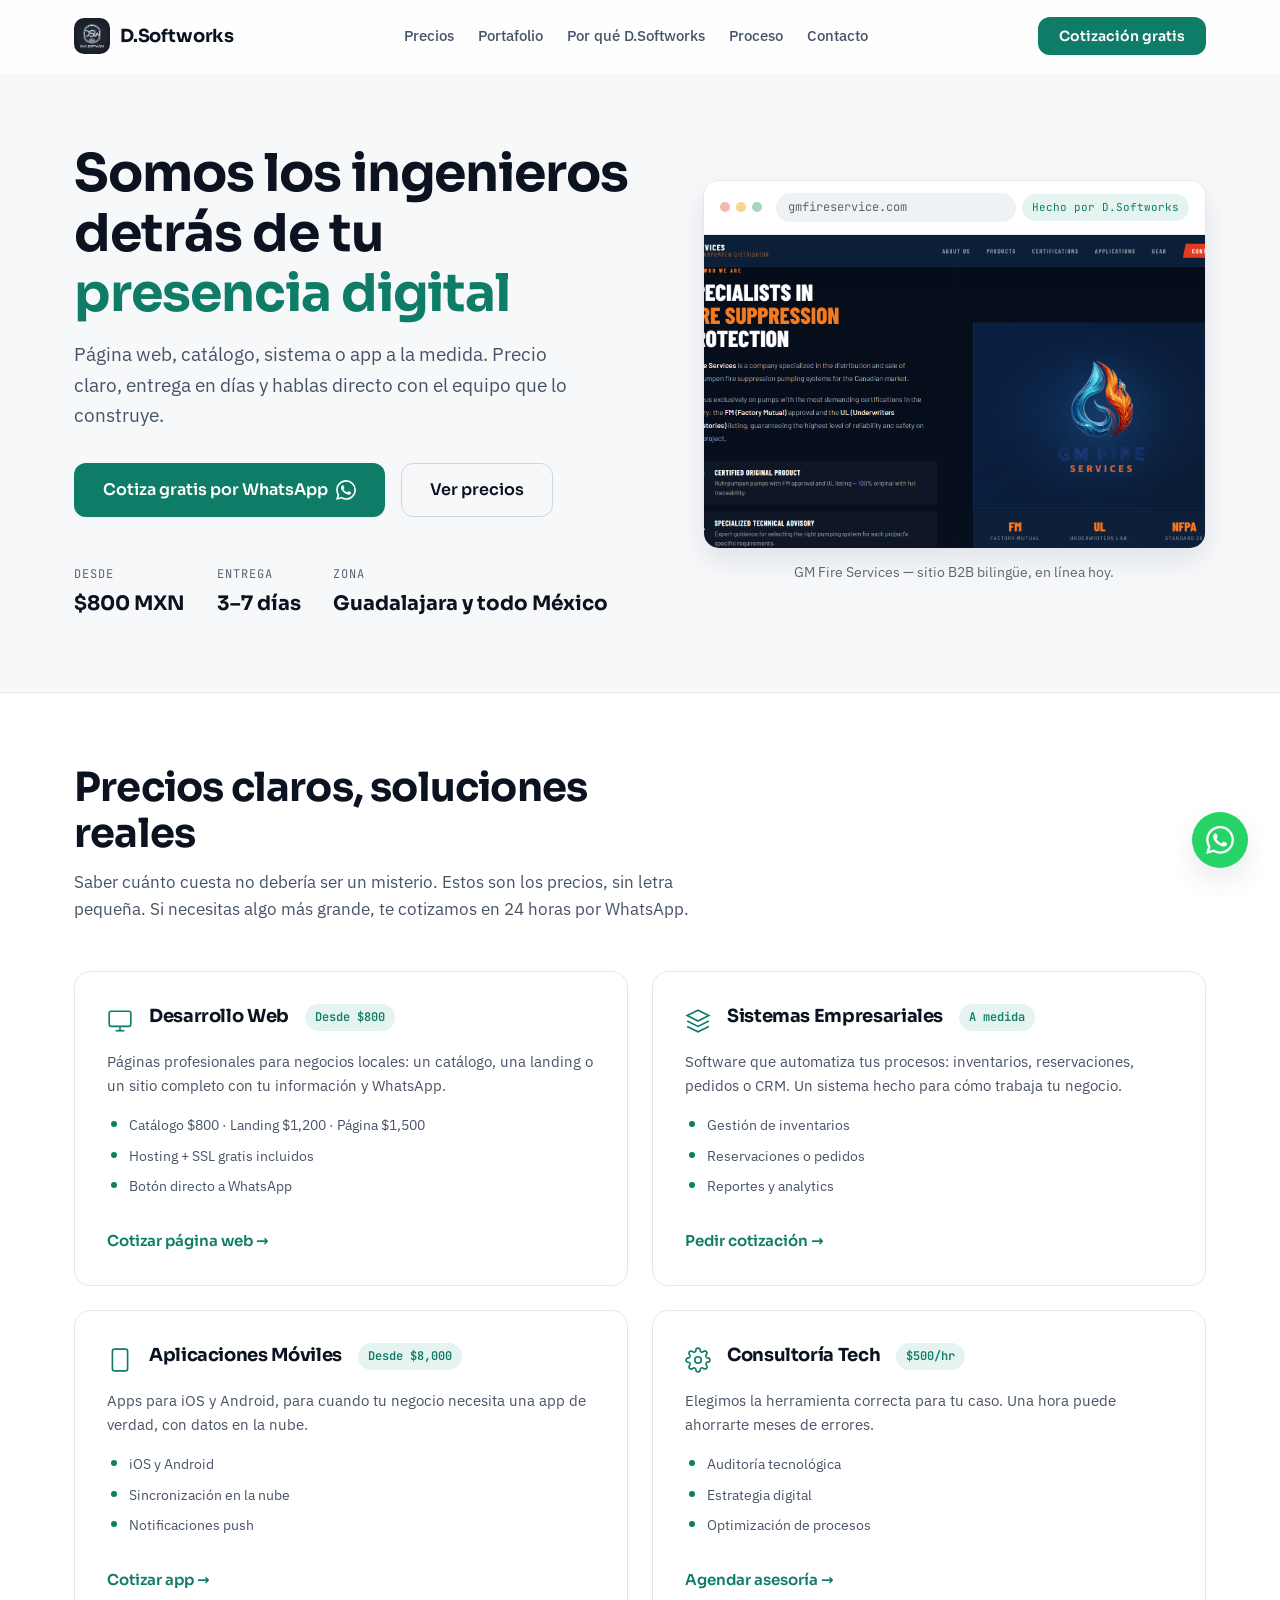
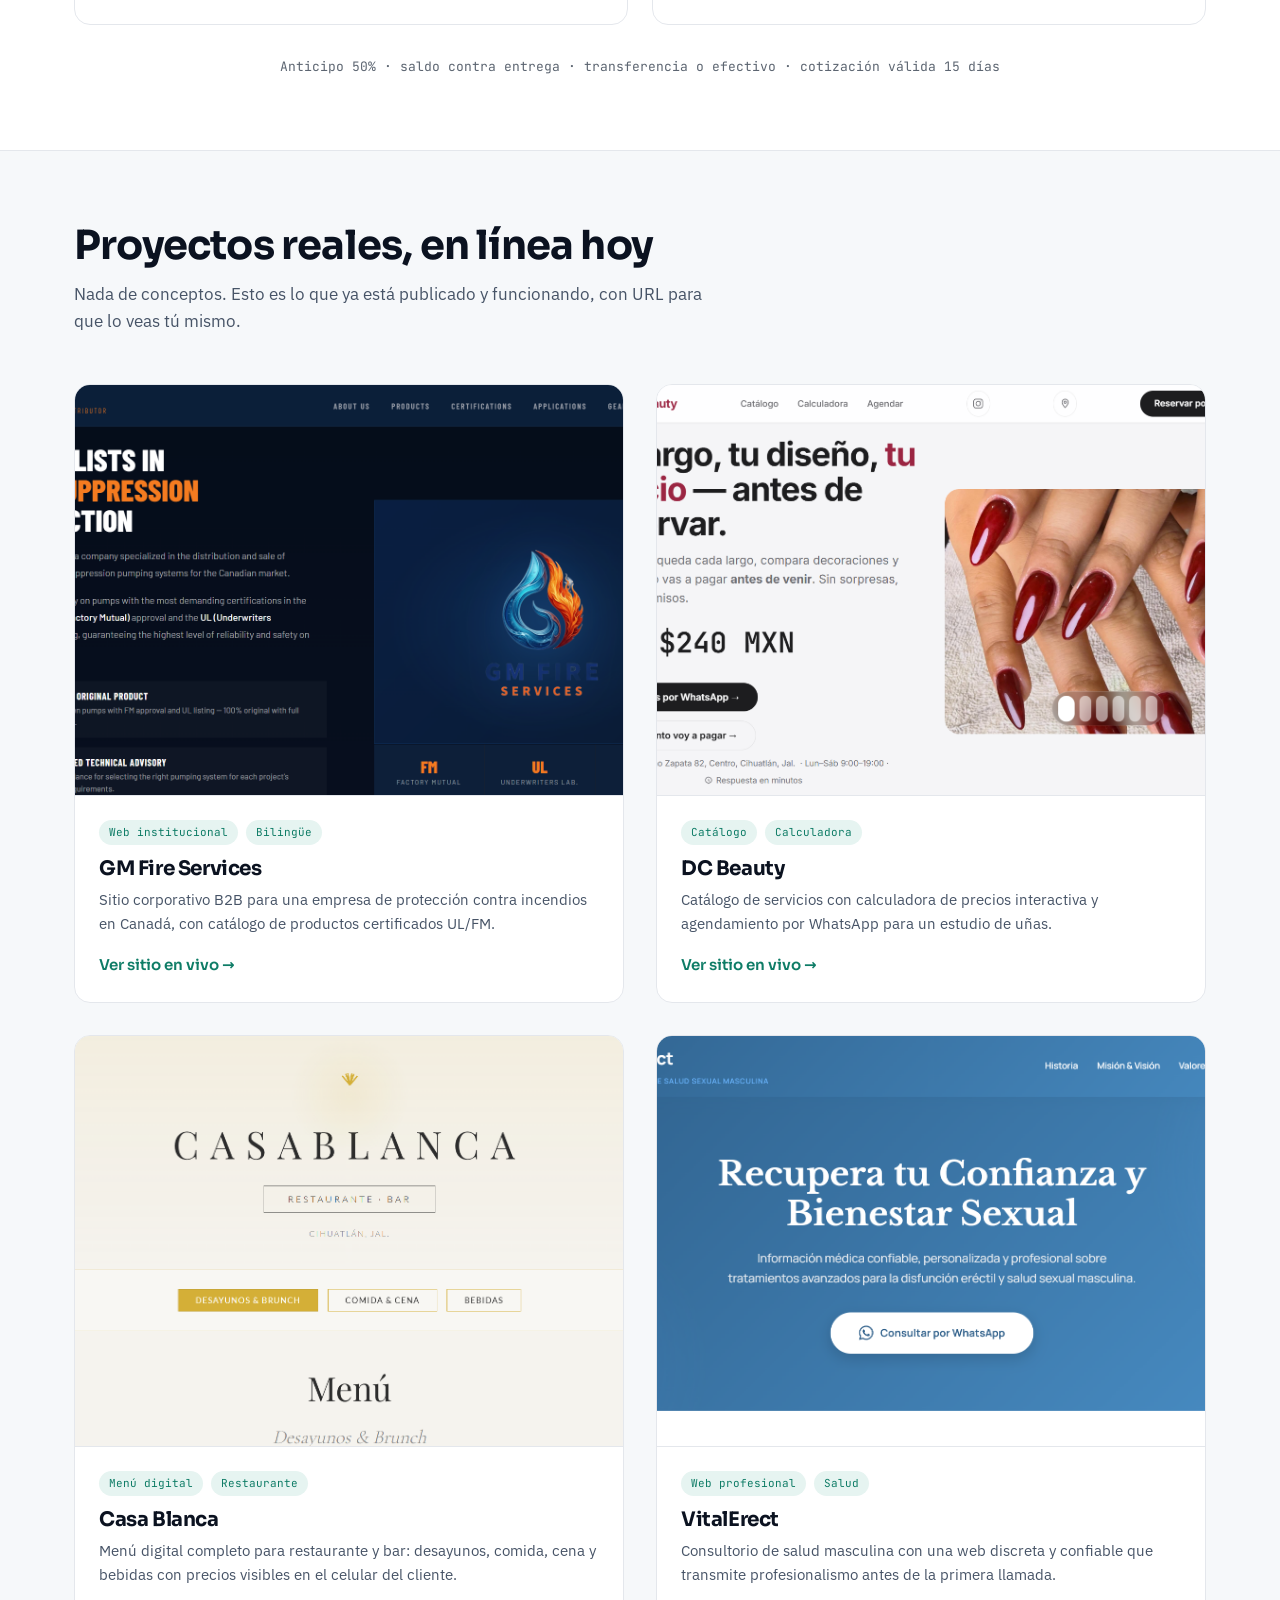
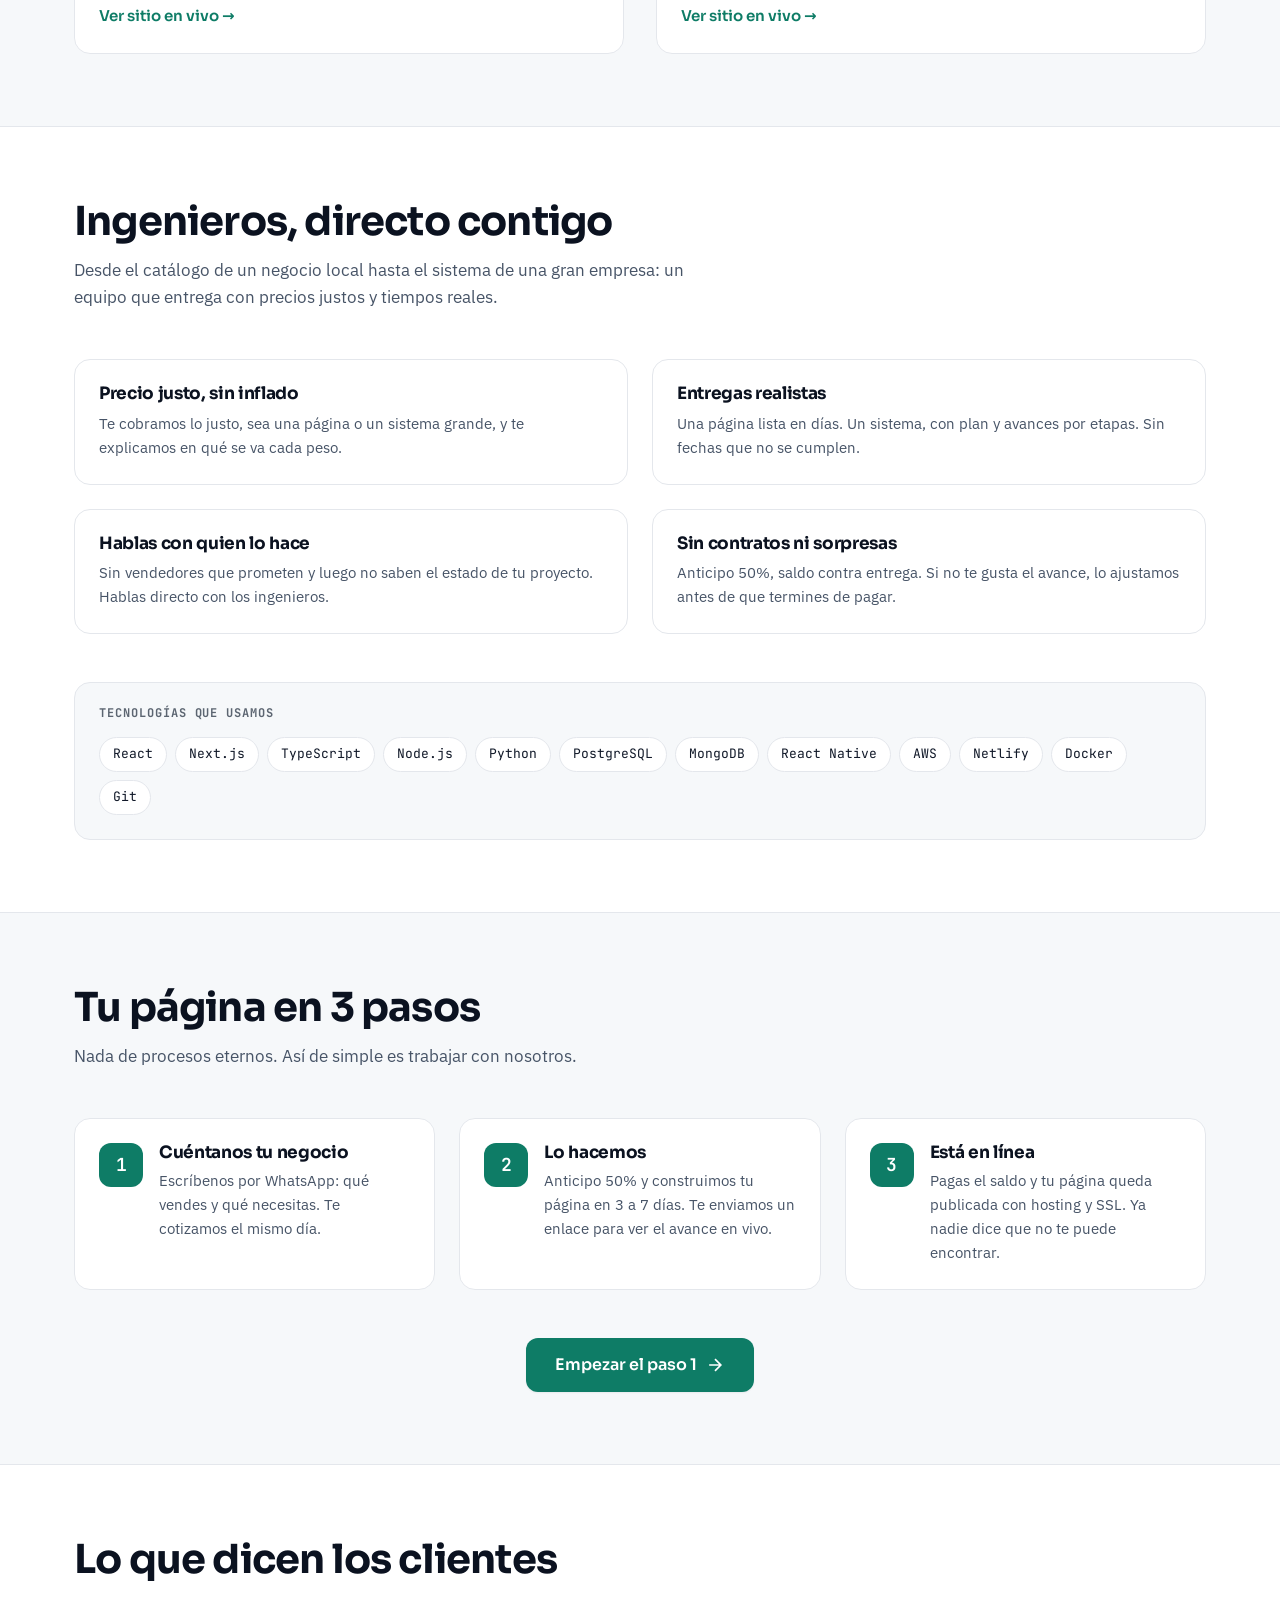
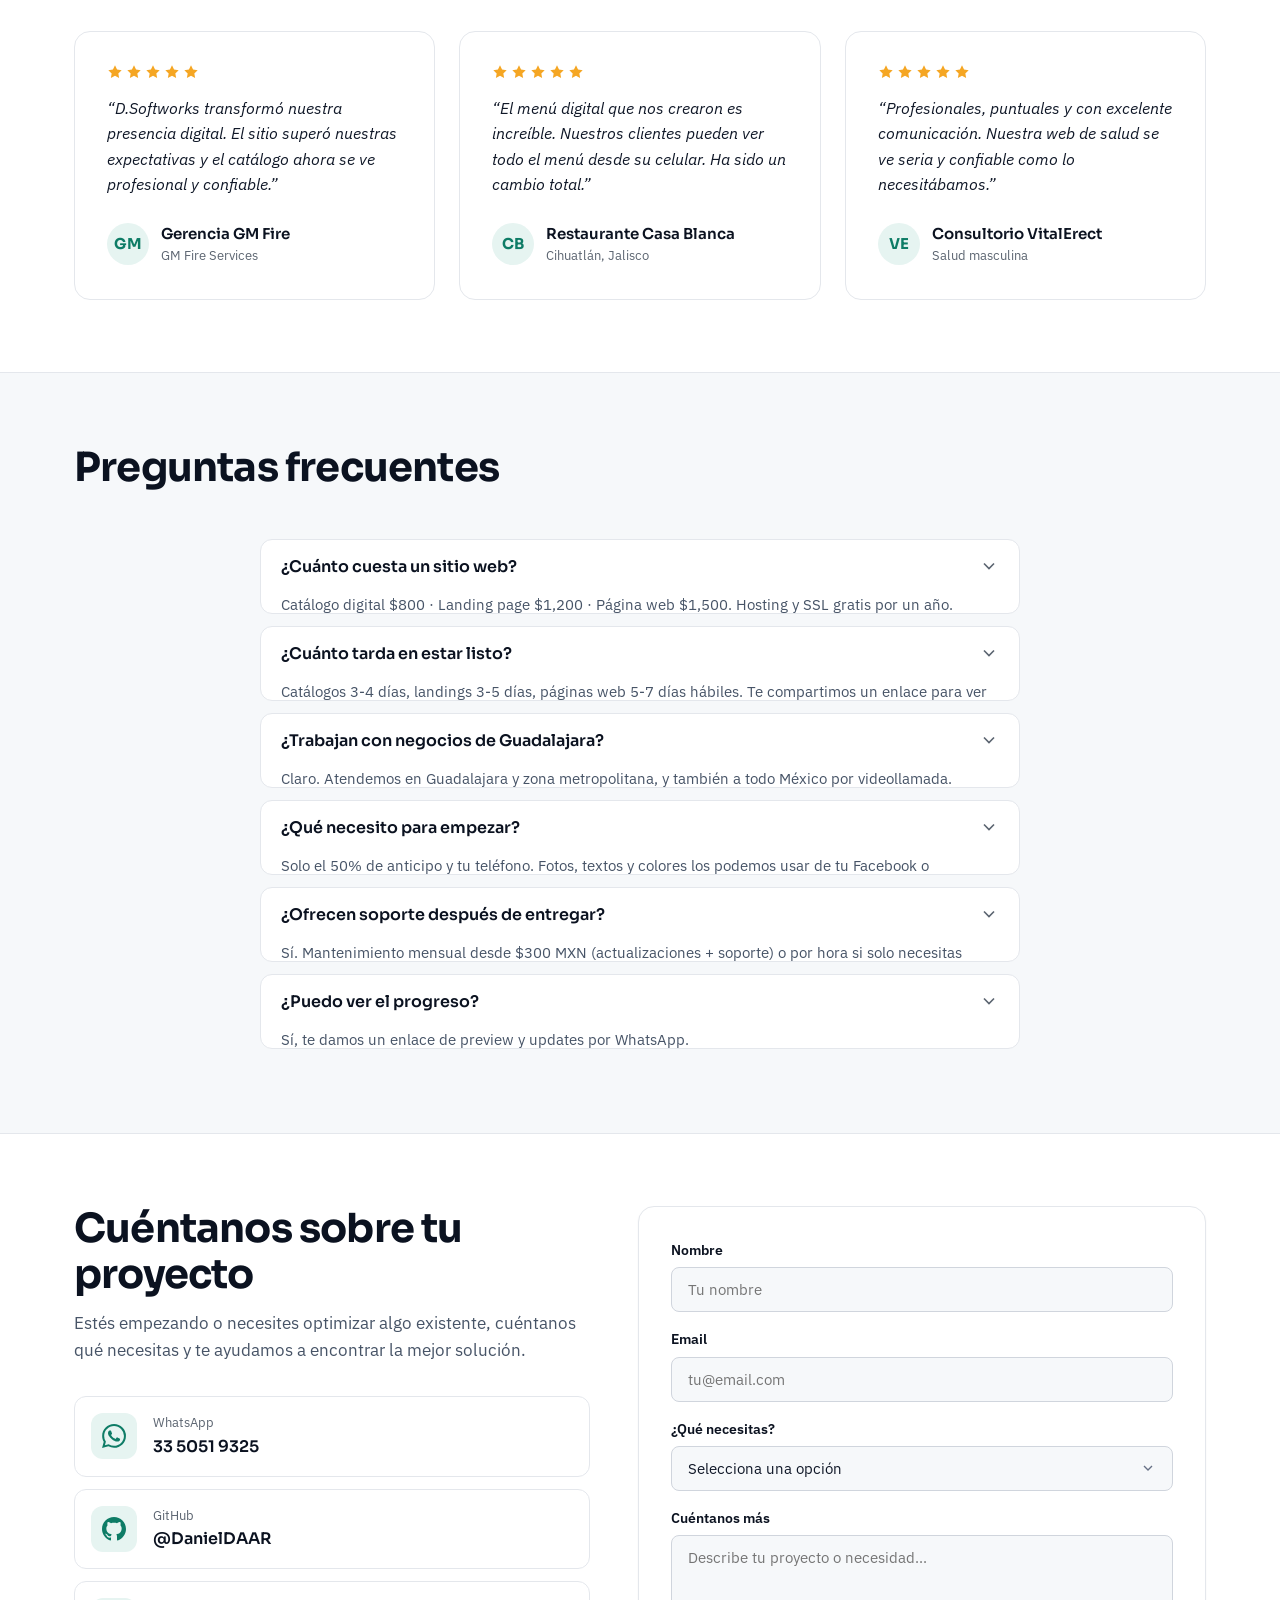
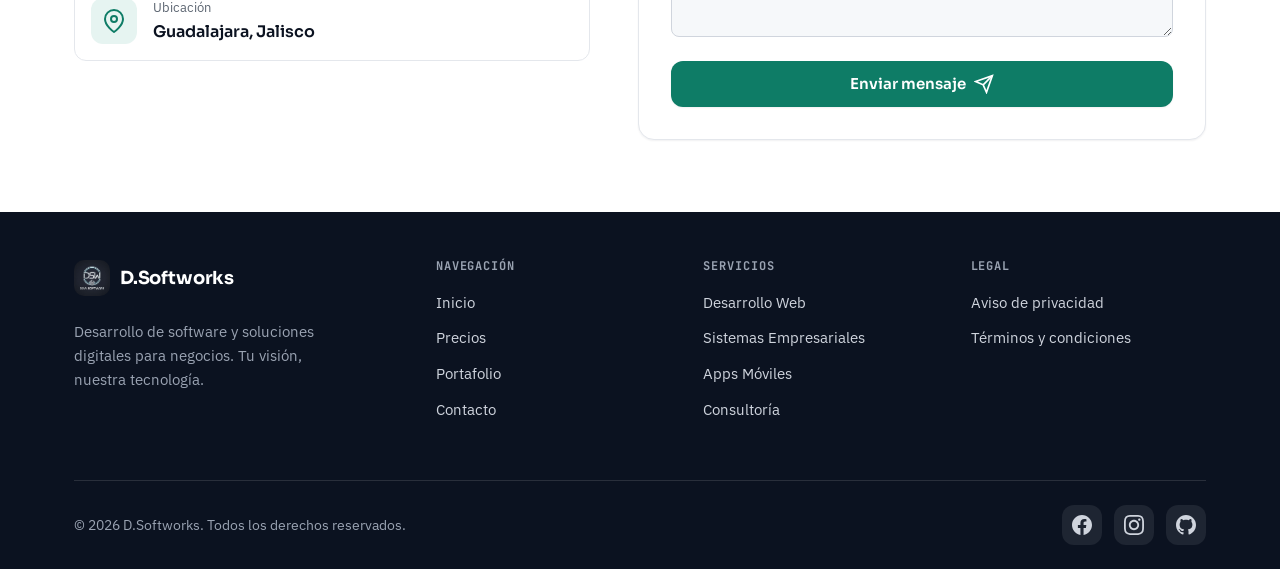
<file: index.html>
﻿<!DOCTYPE html>
<html lang="es">
<head>
    <meta charset="UTF-8">
    <meta name="viewport" content="width=device-width, initial-scale=1.0">
    <meta name="description" content="D.Softworks — Ingenieros directo contigo. Páginas web desde $800 MXN, catálogos en 3-4 días, sistemas y apps a la medida. Guadalajara. Cotización gratis por WhatsApp.">
    <meta name="keywords" content="páginas web, catálogos digitales, landing page, sistemas empresariales, desarrollo web, Guadalajara, México, D.Softworks">
    <meta name="author" content="D.Softworks">
    <meta name="robots" content="index, follow">

    <!-- Open Graph -->
    <meta property="og:title" content="D.Softworks — Soluciones Digitales para Negocios Locales">
    <meta property="og:description" content="Somos los ingenieros detrás de tu presencia digital. Páginas desde $800, entrega en días, precio claro.">
    <meta property="og:type" content="website">
    <meta property="og:url" content="https://danielsoftworks.netlify.app">
    <meta property="og:image" content="https://danielsoftworks.netlify.app/img/og-image.svg">

    <!-- Favicon -->
    <link rel="icon" type="image/svg+xml" href="img/icons/favicon.svg">
    <link rel="apple-touch-icon" href="img/logo.jpg">

    <!-- Fonts -->
    <link rel="preconnect" href="https://fonts.googleapis.com">
    <link rel="preconnect" href="https://fonts.gstatic.com" crossorigin>
    <link href="https://fonts.googleapis.com/css2?family=IBM+Plex+Sans:wght@400;500;600&family=JetBrains+Mono:wght@400;600&family=Sora:wght@600;700&display=swap" rel="stylesheet">

    <!-- Styles -->
    <link rel="stylesheet" href="css/styles.css">
    <link rel="stylesheet" href="css/components.css">
    <link rel="stylesheet" href="css/animations.css">

    <!-- Structured Data -->
    <script type="application/ld+json">
    {
        "@context": "https://schema.org",
        "@type": "Organization",
        "name": "D.Softworks",
        "description": "Páginas web, catálogos digitales, sistemas empresariales y apps para negocios",
        "url": "https://danielsoftworks.netlify.app",
        "address": {
            "@type": "PostalAddress",
            "addressLocality": "Guadalajara",
            "addressRegion": "Jalisco",
            "addressCountry": "MX"
        },
        "contactPoint": {
            "@type": "ContactPoint",
            "telephone": "+52-33-5051-9325",
            "contactType": "sales"
        }
    }
    </script>

    <title>D.Softworks — Soluciones Digitales para Negocios Locales</title>
</head>
<body>
    <div class="scroll-progress" aria-hidden="true"></div>

    <!-- Preloader -->
    <div id="preloader" class="preloader">
        <div class="preloader-inner">
            <img src="img/logo.jpg" alt="D.Softworks" class="preloader-logo-img">
            <div class="preloader-bar">
                <div class="preloader-bar-fill"></div>
            </div>
        </div>
    </div>

    <!-- Navigation -->
    <header id="header" class="header">
        <nav class="nav container">
            <a href="#inicio" class="nav-logo">
                <span class="logo-mark">
                    <img src="img/logo.jpg" alt="D.Softworks" class="logo-img">
                </span>
                <span class="logo-text">D.Softworks</span>
            </a>

            <div class="nav-menu" id="nav-menu">
                <ul class="nav-list">
                    <li class="nav-item">
                        <a href="#servicios" class="nav-link">Precios</a>
                    </li>
                    <li class="nav-item">
                        <a href="#portafolio" class="nav-link">Portafolio</a>
                    </li>
                    <li class="nav-item">
                        <a href="#porque" class="nav-link">Por qué D.Softworks</a>
                    </li>
                    <li class="nav-item">
                        <a href="#proceso" class="nav-link">Proceso</a>
                    </li>
                    <li class="nav-item">
                        <a href="#contacto" class="nav-link">Contacto</a>
                    </li>
                </ul>
                <button class="nav-close" id="nav-close" aria-label="Cerrar menú">
                    <span></span>
                    <span></span>
                </button>
            </div>

            <div class="nav-actions">
                <a href="https://wa.me/5213350519325?text=Hola%20D.Softworks%2C%20quiero%20una%20cotizaci%C3%B3n%20para%20mi%20negocio" target="_blank" rel="noopener" class="btn btn-primary nav-cta">Cotización gratis</a>
                <button class="nav-toggle" id="nav-toggle" aria-label="Abrir menú">
                    <span></span>
                    <span></span>
                    <span></span>
                </button>
            </div>
        </nav>
    </header>

    <main>
        <!-- Hero -->
        <section id="inicio" class="hero">
            <div class="container hero-container">
                <div class="hero-content animate-fade-up">
                    <h1 class="hero-title">
                        Somos los ingenieros detrás de tu <span class="hero-accent">presencia digital</span>
                    </h1>

                    <p class="hero-description">
                        Página web, catálogo, sistema o app a la medida. Precio claro, entrega en días y hablas
                        directo con el equipo que lo construye.
                    </p>

                    <div class="hero-actions">
                        <a href="https://wa.me/5213350519325?text=Hola%20D.Softworks%2C%20quiero%20una%20cotizaci%C3%B3n%20para%20mi%20negocio" target="_blank" rel="noopener" class="btn btn-primary btn-lg">
                            <span>Cotiza gratis por WhatsApp</span>
                            <svg width="20" height="20" viewBox="0 0 24 24" fill="currentColor" aria-hidden="true">
                                <path d="M17.472 14.382c-.297-.149-1.758-.867-2.03-.967-.273-.099-.471-.148-.67.15-.197.297-.767.966-.94 1.164-.173.199-.347.223-.644.075-.297-.15-1.255-.463-2.39-1.475-.883-.788-1.48-1.761-1.653-2.059-.173-.297-.018-.458.13-.606.134-.133.298-.347.446-.52.149-.174.198-.298.298-.497.099-.198.05-.371-.025-.52-.075-.149-.669-1.612-.916-2.207-.242-.579-.487-.5-.669-.51-.173-.008-.371-.01-.57-.01-.198 0-.52.074-.792.372-.272.297-1.04 1.016-1.04 2.479 0 1.462 1.065 2.875 1.213 3.074.149.198 2.096 3.2 5.077 4.487.709.306 1.262.489 1.694.625.712.227 1.36.195 1.871.118.571-.085 1.758-.719 2.006-1.413.248-.694.248-1.289.173-1.413-.074-.124-.272-.198-.57-.347m-5.421 7.403h-.004a9.87 9.87 0 01-5.031-1.378l-.361-.214-3.741.982.998-3.648-.235-.374a9.86 9.86 0 01-1.51-5.26c.001-5.45 4.436-9.884 9.888-9.884 2.64 0 5.122 1.03 6.988 2.898a9.825 9.825 0 012.893 6.994c-.003 5.45-4.437 9.884-9.885 9.884m8.413-18.297A11.815 11.815 0 0012.05 0C5.495 0 .16 5.335.157 11.892c0 2.096.547 4.142 1.588 5.945L.057 24l6.305-1.654a11.882 11.882 0 005.683 1.448h.005c6.554 0 11.89-5.335 11.893-11.893a11.821 11.821 0 00-3.48-8.413z"/>
                            </svg>
                        </a>
                        <a href="#servicios" class="btn btn-ghost btn-lg">Ver precios</a>
                    </div>

                    <dl class="hero-facts">
                        <div class="hero-fact">
                            <dt>Desde</dt>
                            <dd>$800 MXN</dd>
                        </div>
                        <div class="hero-fact">
                            <dt>Entrega</dt>
                            <dd>3–7 días</dd>
                        </div>
                        <div class="hero-fact">
                            <dt>Zona</dt>
                            <dd>Guadalajara y todo México</dd>
                        </div>
                    </dl>
                </div>

                <div class="hero-showcase animate-fade-right">
                    <div class="browser">
                        <div class="browser-bar">
                            <span class="browser-dot"></span>
                            <span class="browser-dot"></span>
                            <span class="browser-dot"></span>
                            <span class="browser-url">gmfireservice.com</span>
                            <span class="browser-badge">Hecho por D.Softworks</span>
                        </div>
                        <div class="browser-shot">
                            <img src="img/projects/gm-fire.png" alt="Sitio web real de GM Fire Services, hecho por D.Softworks" loading="lazy">
                        </div>
                    </div>
                    <p class="browser-caption">GM Fire Services — sitio B2B bilingüe, en línea hoy.</p>
                </div>
            </div>
        </section>

        <!-- Services -->
        <section id="servicios" class="section services">
            <div class="container">
                <div class="section-header">
                    <h2 class="section-title">Precios claros, soluciones reales</h2>
                    <p class="section-description">
                        Saber cuánto cuesta no debería ser un misterio. Estos son los precios, sin letra pequeña.
                        Si necesitas algo más grande, te cotizamos en 24 horas por WhatsApp.
                    </p>
                </div>

                <div class="services-grid">
                    <article class="service-card">
                        <div class="service-head">
                            <svg class="service-icon" width="26" height="26" viewBox="0 0 24 24" fill="none" stroke="currentColor" stroke-width="1.5" aria-hidden="true">
                                <rect x="2" y="3" width="20" height="14" rx="2" ry="2"/>
                                <line x1="8" y1="21" x2="16" y2="21"/>
                                <line x1="12" y1="17" x2="12" y2="21"/>
                            </svg>
                            <h3 class="service-title">Desarrollo Web</h3>
                            <span class="service-price">Desde $800</span>
                        </div>
                        <p class="service-description">
                            Páginas profesionales para negocios locales: un catálogo, una landing o un sitio
                            completo con tu información y WhatsApp.
                        </p>
                        <ul class="service-features">
                            <li>Catálogo $800 · Landing $1,200 · Página $1,500</li>
                            <li>Hosting + SSL gratis incluidos</li>
                            <li>Botón directo a WhatsApp</li>
                        </ul>
                        <a href="https://wa.me/5213350519325?text=Hola%20D.Softworks%2C%20me%20interesa%20una%20p%C3%A1gina%20web%20para%20mi%20negocio" target="_blank" rel="noopener" class="service-cta">Cotizar página web →</a>
                    </article>

                    <article class="service-card">
                        <div class="service-head">
                            <svg class="service-icon" width="26" height="26" viewBox="0 0 24 24" fill="none" stroke="currentColor" stroke-width="1.5" aria-hidden="true">
                                <path d="M12 2L2 7l10 5 10-5-10-5z"/>
                                <path d="M2 17l10 5 10-5"/>
                                <path d="M2 12l10 5 10-5"/>
                            </svg>
                            <h3 class="service-title">Sistemas Empresariales</h3>
                            <span class="service-price">A medida</span>
                        </div>
                        <p class="service-description">
                            Software que automatiza tus procesos: inventarios, reservaciones, pedidos o CRM.
                            Un sistema hecho para cómo trabaja tu negocio.
                        </p>
                        <ul class="service-features">
                            <li>Gestión de inventarios</li>
                            <li>Reservaciones o pedidos</li>
                            <li>Reportes y analytics</li>
                        </ul>
                        <a href="https://wa.me/5213350519325?text=Hola%20D.Softworks%2C%20necesito%20un%20sistema%20para%20mi%20negocio" target="_blank" rel="noopener" class="service-cta">Pedir cotización →</a>
                    </article>

                    <article class="service-card">
                        <div class="service-head">
                            <svg class="service-icon" width="26" height="26" viewBox="0 0 24 24" fill="none" stroke="currentColor" stroke-width="1.5" aria-hidden="true">
                                <rect x="5" y="2" width="14" height="20" rx="2" ry="2"/>
                                <line x1="12" y1="18" x2="12.01" y2="18"/>
                            </svg>
                            <h3 class="service-title">Aplicaciones Móviles</h3>
                            <span class="service-price">Desde $8,000</span>
                        </div>
                        <p class="service-description">
                            Apps para iOS y Android, para cuando tu negocio necesita una app de verdad,
                            con datos en la nube.
                        </p>
                        <ul class="service-features">
                            <li>iOS y Android</li>
                            <li>Sincronización en la nube</li>
                            <li>Notificaciones push</li>
                        </ul>
                        <a href="https://wa.me/5213350519325?text=Hola%20D.Softworks%2C%20me%20interesa%20una%20app%20m%C3%B3vil" target="_blank" rel="noopener" class="service-cta">Cotizar app →</a>
                    </article>

                    <article class="service-card">
                        <div class="service-head">
                            <svg class="service-icon" width="26" height="26" viewBox="0 0 24 24" fill="none" stroke="currentColor" stroke-width="1.5" aria-hidden="true">
                                <circle cx="12" cy="12" r="3"/>
                                <path d="M19.4 15a1.65 1.65 0 0 0 .33 1.82l.06.06a2 2 0 0 1 0 2.83 2 2 0 0 1-2.83 0l-.06-.06a1.65 1.65 0 0 0-1.82-.33 1.65 1.65 0 0 0-1 1.51V21a2 2 0 0 1-2 2 2 2 0 0 1-2-2v-.09A1.65 1.65 0 0 0 9 19.4a1.65 1.65 0 0 0-1.82.33l-.06.06a2 2 0 0 1-2.83 0 2 2 0 0 1 0-2.83l.06-.06a1.65 1.65 0 0 0 .33-1.82 1.65 1.65 0 0 0-1.51-1H3a2 2 0 0 1-2-2 2 2 0 0 1 2-2h.09A1.65 1.65 0 0 0 4.6 9a1.65 1.65 0 0 0-.33-1.82l-.06-.06a2 2 0 0 1 0-2.83 2 2 0 0 1 2.83 0l.06.06a1.65 1.65 0 0 0 1.82.33H9a1.65 1.65 0 0 0 1-1.51V3a2 2 0 0 1 2-2 2 2 0 0 1 2 2v.09a1.65 1.65 0 0 0 1 1.51 1.65 1.65 0 0 0 1.82-.33l.06-.06a2 2 0 0 1 2.83 0 2 2 0 0 1 0 2.83l-.06.06a1.65 1.65 0 0 0-.33 1.82V9a1.65 1.65 0 0 0 1.51 1H21a2 2 0 0 1 2 2 2 2 0 0 1-2 2h-.09a1.65 1.65 0 0 0-1.51 1z"/>
                            </svg>
                            <h3 class="service-title">Consultoría Tech</h3>
                            <span class="service-price">$500/hr</span>
                        </div>
                        <p class="service-description">
                            Elegimos la herramienta correcta para tu caso. Una hora puede
                            ahorrarte meses de errores.
                        </p>
                        <ul class="service-features">
                            <li>Auditoría tecnológica</li>
                            <li>Estrategia digital</li>
                            <li>Optimización de procesos</li>
                        </ul>
                        <a href="https://wa.me/5213350519325?text=Hola%20D.Softworks%2C%20quiero%20una%20asesor%C3%ADa%20tech" target="_blank" rel="noopener" class="service-cta">Agendar asesoría →</a>
                    </article>
                </div>

                <p class="services-note">
                    Anticipo 50% · saldo contra entrega · transferencia o efectivo · cotización válida 15 días
                </p>
            </div>
        </section>

        <!-- Portfolio -->
        <section id="portafolio" class="section portfolio">
            <div class="container">
                <div class="section-header">
                    <h2 class="section-title">Proyectos reales, en línea hoy</h2>
                    <p class="section-description">
                        Nada de conceptos. Esto es lo que ya está publicado y funcionando, con URL para que lo veas tú mismo.
                    </p>
                </div>

                <div class="portfolio-grid">
                    <article class="project-card">
                        <div class="project-image">
                            <img src="img/projects/gm-fire.png" alt="GM Fire Services" loading="lazy">
                        </div>
                        <div class="project-info">
                            <div class="project-tags">
                                <span class="tag">Web institucional</span>
                                <span class="tag">Bilingüe</span>
                            </div>
                            <h3 class="project-title">GM Fire Services</h3>
                            <p class="project-description">
                                Sitio corporativo B2B para una empresa de protección contra incendios en Canadá,
                                con catálogo de productos certificados UL/FM.
                            </p>
                            <a href="https://gmfireservice.com/" target="_blank" rel="noopener" class="project-link">Ver sitio en vivo →</a>
                        </div>
                    </article>

                    <article class="project-card">
                        <div class="project-image">
                            <img src="img/projects/dc-beauty.png" alt="DC Beauty" loading="lazy">
                        </div>
                        <div class="project-info">
                            <div class="project-tags">
                                <span class="tag">Catálogo</span>
                                <span class="tag">Calculadora</span>
                            </div>
                            <h3 class="project-title">DC Beauty</h3>
                            <p class="project-description">
                                Catálogo de servicios con calculadora de precios interactiva y agendamiento
                                por WhatsApp para un estudio de uñas.
                            </p>
                            <a href="https://dc-beauty.netlify.app/" target="_blank" rel="noopener" class="project-link">Ver sitio en vivo →</a>
                        </div>
                    </article>

                    <article class="project-card">
                        <div class="project-image">
                            <img src="img/projects/casa-blanca.png" alt="Casa Blanca" loading="lazy">
                        </div>
                        <div class="project-info">
                            <div class="project-tags">
                                <span class="tag">Menú digital</span>
                                <span class="tag">Restaurante</span>
                            </div>
                            <h3 class="project-title">Casa Blanca</h3>
                            <p class="project-description">
                                Menú digital completo para restaurante y bar: desayunos, comida, cena y bebidas
                                con precios visibles en el celular del cliente.
                            </p>
                            <a href="https://danieldaar.github.io/Casa-Blanca/" target="_blank" rel="noopener" class="project-link">Ver sitio en vivo →</a>
                        </div>
                    </article>

                    <article class="project-card">
                        <div class="project-image">
                            <img src="img/projects/vitalerect.png" alt="VitalErect" loading="lazy">
                        </div>
                        <div class="project-info">
                            <div class="project-tags">
                                <span class="tag">Web profesional</span>
                                <span class="tag">Salud</span>
                            </div>
                            <h3 class="project-title">VitalErect</h3>
                            <p class="project-description">
                                Consultorio de salud masculina con una web discreta y confiable que
                                transmite profesionalismo antes de la primera llamada.
                            </p>
                            <a href="https://danieldaar.github.io/VitalErect/" target="_blank" rel="noopener" class="project-link">Ver sitio en vivo →</a>
                        </div>
                    </article>
                </div>
            </div>
        </section>

        <!-- Why -->
        <section id="porque" class="section why">
            <div class="container">
                <div class="section-header">
                    <h2 class="section-title">Ingenieros, directo contigo</h2>
                    <p class="section-description">
                        Desde el catálogo de un negocio local hasta el sistema de una gran empresa:
                        un equipo que entrega con precios justos y tiempos reales.
                    </p>
                </div>

                <div class="why-grid">
                    <div class="why-item">
                        <h3 class="why-title">Precio justo, sin inflado</h3>
                        <p class="why-description">
                            Te cobramos lo justo, sea una página o un sistema grande, y te explicamos
                            en qué se va cada peso.
                        </p>
                    </div>
                    <div class="why-item">
                        <h3 class="why-title">Entregas realistas</h3>
                        <p class="why-description">
                            Una página lista en días. Un sistema, con plan y avances por etapas.
                            Sin fechas que no se cumplen.
                        </p>
                    </div>
                    <div class="why-item">
                        <h3 class="why-title">Hablas con quien lo hace</h3>
                        <p class="why-description">
                            Sin vendedores que prometen y luego no saben el estado de tu proyecto.
                            Hablas directo con los ingenieros.
                        </p>
                    </div>
                    <div class="why-item">
                        <h3 class="why-title">Sin contratos ni sorpresas</h3>
                        <p class="why-description">
                            Anticipo 50%, saldo contra entrega. Si no te gusta el avance, lo ajustamos
                            antes de que termines de pagar.
                        </p>
                    </div>
                </div>

                <div class="tech-strip">
                    <h3 class="tech-strip-title">Tecnologías que usamos</h3>
                    <ul class="tech-chips">
                        <li>React</li>
                        <li>Next.js</li>
                        <li>TypeScript</li>
                        <li>Node.js</li>
                        <li>Python</li>
                        <li>PostgreSQL</li>
                        <li>MongoDB</li>
                        <li>React Native</li>
                        <li>AWS</li>
                        <li>Netlify</li>
                        <li>Docker</li>
                        <li>Git</li>
                    </ul>
                </div>
            </div>
        </section>

        <!-- Process -->
        <section id="proceso" class="section process">
            <div class="container">
                <div class="section-header">
                    <h2 class="section-title">Tu página en 3 pasos</h2>
                    <p class="section-description">
                        Nada de procesos eternos. Así de simple es trabajar con nosotros.
                    </p>
                </div>

                <ol class="process-timeline">
                    <li class="process-step">
                        <span class="step-number" aria-hidden="true">1</span>
                        <div class="step-content">
                            <h3 class="step-title">Cuéntanos tu negocio</h3>
                            <p class="step-description">
                                Escríbenos por WhatsApp: qué vendes y qué necesitas.
                                Te cotizamos el mismo día.
                            </p>
                        </div>
                    </li>
                    <li class="process-step">
                        <span class="step-number" aria-hidden="true">2</span>
                        <div class="step-content">
                            <h3 class="step-title">Lo hacemos</h3>
                            <p class="step-description">
                                Anticipo 50% y construimos tu página en 3 a 7 días.
                                Te enviamos un enlace para ver el avance en vivo.
                            </p>
                        </div>
                    </li>
                    <li class="process-step">
                        <span class="step-number" aria-hidden="true">3</span>
                        <div class="step-content">
                            <h3 class="step-title">Está en línea</h3>
                            <p class="step-description">
                                Pagas el saldo y tu página queda publicada con hosting y SSL.
                                Ya nadie dice que no te puede encontrar.
                            </p>
                        </div>
                    </li>
                </ol>

                <div class="process-cta">
                    <a href="https://wa.me/5213350519325?text=Hola%20D.Softworks%2C%20quiero%20entrar%20al%20paso%201%3A%20tengo%20un%20negocio%20y%20necesito%20una%20p%C3%A1gina" target="_blank" rel="noopener" class="btn btn-primary btn-lg">
                        <span>Empezar el paso 1</span>
                        <svg width="20" height="20" viewBox="0 0 24 24" fill="none" stroke="currentColor" stroke-width="2" aria-hidden="true">
                            <path d="M5 12h14M12 5l7 7-7 7"/>
                        </svg>
                    </a>
                </div>
            </div>
        </section>

        <!-- Testimonials -->
        <section id="testimonios" class="section testimonials">
            <div class="container">
                <div class="section-header">
                    <h2 class="section-title">Lo que dicen los clientes</h2>
                </div>

                <div class="testimonials-grid">
                    <div class="testimonial-card">
                        <div class="testimonial-stars" aria-hidden="true">
                            <svg width="16" height="16" viewBox="0 0 24 24" fill="currentColor"><path d="M12 2l3.09 6.26L22 9.27l-5 4.87 1.18 6.88L12 17.77l-6.18 3.25L7 14.14 2 9.27l6.91-1.01L12 2z"/></svg>
                            <svg width="16" height="16" viewBox="0 0 24 24" fill="currentColor"><path d="M12 2l3.09 6.26L22 9.27l-5 4.87 1.18 6.88L12 17.77l-6.18 3.25L7 14.14 2 9.27l6.91-1.01L12 2z"/></svg>
                            <svg width="16" height="16" viewBox="0 0 24 24" fill="currentColor"><path d="M12 2l3.09 6.26L22 9.27l-5 4.87 1.18 6.88L12 17.77l-6.18 3.25L7 14.14 2 9.27l6.91-1.01L12 2z"/></svg>
                            <svg width="16" height="16" viewBox="0 0 24 24" fill="currentColor"><path d="M12 2l3.09 6.26L22 9.27l-5 4.87 1.18 6.88L12 17.77l-6.18 3.25L7 14.14 2 9.27l6.91-1.01L12 2z"/></svg>
                            <svg width="16" height="16" viewBox="0 0 24 24" fill="currentColor"><path d="M12 2l3.09 6.26L22 9.27l-5 4.87 1.18 6.88L12 17.77l-6.18 3.25L7 14.14 2 9.27l6.91-1.01L12 2z"/></svg>
                        </div>
                        <p class="testimonial-text">
                            “D.Softworks transformó nuestra presencia digital. El sitio superó nuestras
                            expectativas y el catálogo ahora se ve profesional y confiable.”
                        </p>
                        <div class="testimonial-author">
                            <span class="author-avatar" aria-hidden="true">GM</span>
                            <div class="author-info">
                                <span class="author-name">Gerencia GM Fire</span>
                                <span class="author-company">GM Fire Services</span>
                            </div>
                        </div>
                    </div>

                    <div class="testimonial-card">
                        <div class="testimonial-stars" aria-hidden="true">
                            <svg width="16" height="16" viewBox="0 0 24 24" fill="currentColor"><path d="M12 2l3.09 6.26L22 9.27l-5 4.87 1.18 6.88L12 17.77l-6.18 3.25L7 14.14 2 9.27l6.91-1.01L12 2z"/></svg>
                            <svg width="16" height="16" viewBox="0 0 24 24" fill="currentColor"><path d="M12 2l3.09 6.26L22 9.27l-5 4.87 1.18 6.88L12 17.77l-6.18 3.25L7 14.14 2 9.27l6.91-1.01L12 2z"/></svg>
                            <svg width="16" height="16" viewBox="0 0 24 24" fill="currentColor"><path d="M12 2l3.09 6.26L22 9.27l-5 4.87 1.18 6.88L12 17.77l-6.18 3.25L7 14.14 2 9.27l6.91-1.01L12 2z"/></svg>
                            <svg width="16" height="16" viewBox="0 0 24 24" fill="currentColor"><path d="M12 2l3.09 6.26L22 9.27l-5 4.87 1.18 6.88L12 17.77l-6.18 3.25L7 14.14 2 9.27l6.91-1.01L12 2z"/></svg>
                            <svg width="16" height="16" viewBox="0 0 24 24" fill="currentColor"><path d="M12 2l3.09 6.26L22 9.27l-5 4.87 1.18 6.88L12 17.77l-6.18 3.25L7 14.14 2 9.27l6.91-1.01L12 2z"/></svg>
                        </div>
                        <p class="testimonial-text">
                            “El menú digital que nos crearon es increíble. Nuestros clientes pueden ver
                            todo el menú desde su celular. Ha sido un cambio total.”
                        </p>
                        <div class="testimonial-author">
                            <span class="author-avatar" aria-hidden="true">CB</span>
                            <div class="author-info">
                                <span class="author-name">Restaurante Casa Blanca</span>
                                <span class="author-company">Cihuatlán, Jalisco</span>
                            </div>
                        </div>
                    </div>

                    <div class="testimonial-card">
                        <div class="testimonial-stars" aria-hidden="true">
                            <svg width="16" height="16" viewBox="0 0 24 24" fill="currentColor"><path d="M12 2l3.09 6.26L22 9.27l-5 4.87 1.18 6.88L12 17.77l-6.18 3.25L7 14.14 2 9.27l6.91-1.01L12 2z"/></svg>
                            <svg width="16" height="16" viewBox="0 0 24 24" fill="currentColor"><path d="M12 2l3.09 6.26L22 9.27l-5 4.87 1.18 6.88L12 17.77l-6.18 3.25L7 14.14 2 9.27l6.91-1.01L12 2z"/></svg>
                            <svg width="16" height="16" viewBox="0 0 24 24" fill="currentColor"><path d="M12 2l3.09 6.26L22 9.27l-5 4.87 1.18 6.88L12 17.77l-6.18 3.25L7 14.14 2 9.27l6.91-1.01L12 2z"/></svg>
                            <svg width="16" height="16" viewBox="0 0 24 24" fill="currentColor"><path d="M12 2l3.09 6.26L22 9.27l-5 4.87 1.18 6.88L12 17.77l-6.18 3.25L7 14.14 2 9.27l6.91-1.01L12 2z"/></svg>
                            <svg width="16" height="16" viewBox="0 0 24 24" fill="currentColor"><path d="M12 2l3.09 6.26L22 9.27l-5 4.87 1.18 6.88L12 17.77l-6.18 3.25L7 14.14 2 9.27l6.91-1.01L12 2z"/></svg>
                        </div>
                        <p class="testimonial-text">
                            “Profesionales, puntuales y con excelente comunicación. Nuestra web de salud
                            se ve seria y confiable como lo necesitábamos.”
                        </p>
                        <div class="testimonial-author">
                            <span class="author-avatar" aria-hidden="true">VE</span>
                            <div class="author-info">
                                <span class="author-name">Consultorio VitalErect</span>
                                <span class="author-company">Salud masculina</span>
                            </div>
                        </div>
                    </div>
                </div>
            </div>
        </section>

        <!-- FAQ -->
        <section id="faq" class="section faq">
            <div class="container">
                <div class="section-header">
                    <h2 class="section-title">Preguntas frecuentes</h2>
                </div>

                <div class="faq-list">
                    <div class="faq-item">
                        <button class="faq-question">
                            <span>¿Cuánto cuesta un sitio web?</span>
                            <svg width="20" height="20" viewBox="0 0 24 24" fill="none" stroke="currentColor" stroke-width="2" aria-hidden="true">
                                <polyline points="6 9 12 15 18 9"/>
                            </svg>
                        </button>
                        <div class="faq-answer">
                            <p>
                                Catálogo digital $800 · Landing page $1,200 · Página web $1,500.
                                Hosting y SSL gratis por un año. Sistemas y apps se cotizan a medida,
                                sin letra pequeña.
                            </p>
                        </div>
                    </div>

                    <div class="faq-item">
                        <button class="faq-question">
                            <span>¿Cuánto tarda en estar listo?</span>
                            <svg width="20" height="20" viewBox="0 0 24 24" fill="none" stroke="currentColor" stroke-width="2" aria-hidden="true">
                                <polyline points="6 9 12 15 18 9"/>
                            </svg>
                        </button>
                        <div class="faq-answer">
                            <p>
                                Catálogos 3-4 días, landings 3-5 días, páginas web 5-7 días hábiles.
                                Te compartimos un enlace para ver el avance en vivo.
                            </p>
                        </div>
                    </div>

                    <div class="faq-item">
                        <button class="faq-question">
                            <span>¿Trabajan con negocios de Guadalajara?</span>
                            <svg width="20" height="20" viewBox="0 0 24 24" fill="none" stroke="currentColor" stroke-width="2" aria-hidden="true">
                                <polyline points="6 9 12 15 18 9"/>
                            </svg>
                        </button>
                        <div class="faq-answer">
                            <p>
                                Claro. Atendemos en Guadalajara y zona metropolitana, y también
                                a todo México por videollamada.
                            </p>
                        </div>
                    </div>

                    <div class="faq-item">
                        <button class="faq-question">
                            <span>¿Qué necesito para empezar?</span>
                            <svg width="20" height="20" viewBox="0 0 24 24" fill="none" stroke="currentColor" stroke-width="2" aria-hidden="true">
                                <polyline points="6 9 12 15 18 9"/>
                            </svg>
                        </button>
                        <div class="faq-answer">
                            <p>
                                Solo el 50% de anticipo y tu teléfono. Fotos, textos y colores los podemos
                                usar de tu Facebook o Instagram existentes.
                            </p>
                        </div>
                    </div>

                    <div class="faq-item">
                        <button class="faq-question">
                            <span>¿Ofrecen soporte después de entregar?</span>
                            <svg width="20" height="20" viewBox="0 0 24 24" fill="none" stroke="currentColor" stroke-width="2" aria-hidden="true">
                                <polyline points="6 9 12 15 18 9"/>
                            </svg>
                        </button>
                        <div class="faq-answer">
                            <p>
                                Sí. Mantenimiento mensual desde $300 MXN (actualizaciones + soporte)
                                o por hora si solo necesitas cambios puntuales.
                            </p>
                        </div>
                    </div>

                    <div class="faq-item">
                        <button class="faq-question">
                            <span>¿Puedo ver el progreso?</span>
                            <svg width="20" height="20" viewBox="0 0 24 24" fill="none" stroke="currentColor" stroke-width="2" aria-hidden="true">
                                <polyline points="6 9 12 15 18 9"/>
                            </svg>
                        </button>
                        <div class="faq-answer">
                            <p>
                                Sí, te damos un enlace de preview y updates por WhatsApp.
                            </p>
                        </div>
                    </div>
                </div>
            </div>
        </section>

        <!-- Contact -->
        <section id="contacto" class="section contact">
            <div class="container">
                <div class="contact-grid">
                    <div class="contact-info">
                        <h2 class="section-title">Cuéntanos sobre tu proyecto</h2>
                        <p class="contact-description">
                            Estés empezando o necesites optimizar algo existente, cuéntanos qué necesitas
                            y te ayudamos a encontrar la mejor solución.
                        </p>

                        <div class="contact-methods">
                            <a href="https://wa.me/5213350519325" target="_blank" rel="noopener" class="contact-method">
                                <div class="method-icon" aria-hidden="true">
                                    <svg width="24" height="24" viewBox="0 0 24 24" fill="currentColor">
                                        <path d="M17.472 14.382c-.297-.149-1.758-.867-2.03-.967-.273-.099-.471-.148-.67.15-.197.297-.767.966-.94 1.164-.173.199-.347.223-.644.075-.297-.15-1.255-.463-2.39-1.475-.883-.788-1.48-1.761-1.653-2.059-.173-.297-.018-.458.13-.606.134-.133.298-.347.446-.52.149-.174.198-.298.298-.497.099-.198.05-.371-.025-.52-.075-.149-.669-1.612-.916-2.207-.242-.579-.487-.5-.669-.51-.173-.008-.371-.01-.57-.01-.198 0-.52.074-.792.372-.272.297-1.04 1.016-1.04 2.479 0 1.462 1.065 2.875 1.213 3.074.149.198 2.096 3.2 5.077 4.487.709.306 1.262.489 1.694.625.712.227 1.36.195 1.871.118.571-.085 1.758-.719 2.006-1.413.248-.694.248-1.289.173-1.413-.074-.124-.272-.198-.57-.347m-5.421 7.403h-.004a9.87 9.87 0 01-5.031-1.378l-.361-.214-3.741.982.998-3.648-.235-.374a9.86 9.86 0 01-1.51-5.26c.001-5.45 4.436-9.884 9.888-9.884 2.64 0 5.122 1.03 6.988 2.898a9.825 9.825 0 012.893 6.994c-.003 5.45-4.437 9.884-9.885 9.884m8.413-18.297A11.815 11.815 0 0012.05 0C5.495 0 .16 5.335.157 11.892c0 2.096.547 4.142 1.588 5.945L.057 24l6.305-1.654a11.882 11.882 0 005.683 1.448h.005c6.554 0 11.89-5.335 11.893-11.893a11.821 11.821 0 00-3.48-8.413z"/>
                                    </svg>
                                </div>
                                <div class="method-info">
                                    <span class="method-label">WhatsApp</span>
                                    <span class="method-value">33 5051 9325</span>
                                </div>
                            </a>

                            <a href="https://github.com/DanielDAAR" target="_blank" rel="noopener" class="contact-method">
                                <div class="method-icon" aria-hidden="true">
                                    <svg width="24" height="24" viewBox="0 0 24 24" fill="currentColor">
                                        <path d="M12 0c-6.626 0-12 5.373-12 12 0 5.302 3.438 9.8 8.207 11.387.599.111.793-.261.793-.577v-2.234c-3.338.726-4.033-1.416-4.033-1.416-.546-1.387-1.333-1.756-1.333-1.756-1.089-.745.083-.729.083-.729 1.205.084 1.839 1.237 1.839 1.237 1.07 1.834 2.807 1.304 3.492.997.107-.775.418-1.305.762-1.604-2.665-.305-5.467-1.334-5.467-5.931 0-1.311.469-2.381 1.236-3.221-.124-.303-.535-1.524.117-3.176 0 0 1.008-.322 3.301 1.23.957-.266 1.983-.399 3.003-.404 1.02.005 2.047.138 3.006.404 2.291-1.552 3.297-1.23 3.297-1.23.653 1.653.242 2.874.118 3.176.77.84 1.235 1.911 1.235 3.221 0 4.609-2.807 5.624-5.479 5.921.43.372.823 1.102.823 2.222v3.293c0 .319.192.694.801.576 4.765-1.589 8.199-6.086 8.199-11.386 0-6.627-5.373-12-12-12z"/>
                                    </svg>
                                </div>
                                <div class="method-info">
                                    <span class="method-label">GitHub</span>
                                    <span class="method-value">@DanielDAAR</span>
                                </div>
                            </a>

                            <div class="contact-method">
                                <div class="method-icon" aria-hidden="true">
                                    <svg width="24" height="24" viewBox="0 0 24 24" fill="none" stroke="currentColor" stroke-width="2">
                                        <path d="M21 10c0 7-9 13-9 13s-9-6-9-13a9 9 0 0 1 18 0z"/>
                                        <circle cx="12" cy="10" r="3"/>
                                    </svg>
                                </div>
                                <div class="method-info">
                                    <span class="method-label">Ubicación</span>
                                    <span class="method-value">Guadalajara, Jalisco</span>
                                </div>
                            </div>
                        </div>
                    </div>

                    <div class="contact-form-wrapper">
                        <form id="contact-form" class="contact-form" name="contact" method="POST" data-netlify="true" netlify-honeypot="bot-field">
                            <input type="hidden" name="form-name" value="contact">
                            <input type="hidden" name="_subject" value="Nuevo mensaje desde D.Softworks">
                            <p class="hidden" style="display:none">
                                <label>No llenes esto: <input name="bot-field"></label>
                            </p>
                            <div class="form-group">
                                <label for="name" class="form-label">Nombre</label>
                                <input type="text" id="name" name="name" class="form-input" placeholder="Tu nombre" required>
                            </div>

                            <div class="form-group">
                                <label for="email" class="form-label">Email</label>
                                <input type="email" id="email" name="email" class="form-input" placeholder="tu@email.com" required>
                            </div>

                            <div class="form-group">
                                <label for="service" class="form-label">¿Qué necesitas?</label>
                                <select id="service" name="service" class="form-input form-select">
                                    <option value="">Selecciona una opción</option>
                                    <option value="web">Desarrollo Web</option>
                                    <option value="sistema">Sistema Empresarial</option>
                                    <option value="app">Aplicación Móvil</option>
                                    <option value="consultoria">Consultoría Tech</option>
                                    <option value="otro">Otro</option>
                                </select>
                            </div>

                            <div class="form-group">
                                <label for="message" class="form-label">Cuéntanos más</label>
                                <textarea id="message" name="message" class="form-input form-textarea" placeholder="Describe tu proyecto o necesidad..." rows="4" required></textarea>
                            </div>

                            <button type="submit" class="btn btn-primary btn-full">
                                <span>Enviar mensaje</span>
                                <svg width="20" height="20" viewBox="0 0 24 24" fill="none" stroke="currentColor" stroke-width="2" aria-hidden="true">
                                    <line x1="22" y1="2" x2="11" y2="13"/>
                                    <polygon points="22 2 15 22 11 13 2 9 22 2"/>
                                </svg>
                            </button>
                        </form>
                    </div>
                </div>
            </div>
        </section>
    </main>

    <!-- Footer -->
    <footer class="footer">
        <div class="container">
            <div class="footer-grid">
                <div class="footer-brand">
                    <a href="#inicio" class="footer-logo">
                        <span class="logo-mark">
                            <img src="img/logo.jpg" alt="D.Softworks" class="logo-img">
                        </span>
                        <span class="logo-text">D.Softworks</span>
                    </a>
                    <p class="footer-description">
                        Desarrollo de software y soluciones digitales para negocios.
                        Tu visión, nuestra tecnología.
                    </p>
                </div>

                <div class="footer-links">
                    <h3 class="footer-title">Navegación</h3>
                    <ul>
                        <li><a href="#inicio">Inicio</a></li>
                        <li><a href="#servicios">Precios</a></li>
                        <li><a href="#portafolio">Portafolio</a></li>
                        <li><a href="#contacto">Contacto</a></li>
                    </ul>
                </div>

                <div class="footer-links">
                    <h3 class="footer-title">Servicios</h3>
                    <ul>
                        <li><a href="#servicios">Desarrollo Web</a></li>
                        <li><a href="#servicios">Sistemas Empresariales</a></li>
                        <li><a href="#servicios">Apps Móviles</a></li>
                        <li><a href="#servicios">Consultoría</a></li>
                    </ul>
                </div>

                <div class="footer-links">
                    <h3 class="footer-title">Legal</h3>
                    <ul>
                        <li><a href="aviso-de-privacidad.html">Aviso de privacidad</a></li>
                        <li><a href="terminos-y-condiciones.html">Términos y condiciones</a></li>
                    </ul>
                </div>
            </div>

            <div class="footer-bottom">
                <p class="footer-copyright">&copy; 2026 D.Softworks. Todos los derechos reservados.</p>
                <div class="footer-social">
                    <a href="https://www.facebook.com/profile.php?id=61581119766661" target="_blank" rel="noopener" aria-label="Facebook">
                        <svg width="20" height="20" viewBox="0 0 24 24" fill="currentColor" aria-hidden="true">
                            <path d="M24 12.073c0-6.627-5.373-12-12-12s-12 5.373-12 12c0 5.99 4.388 10.954 10.125 11.854v-8.385H7.078v-3.47h3.047V9.43c0-3.007 1.792-4.669 4.533-4.669 1.312 0 2.686.235 2.686.235v2.953H15.83c-1.491 0-1.956.925-1.956 1.874v2.25h3.328l-.532 3.47h-2.796v8.385C19.612 23.027 24 18.062 24 12.073z"/>
                        </svg>
                    </a>
                    <a href="https://www.instagram.com/d.softworks/" target="_blank" rel="noopener" aria-label="Instagram">
                        <svg width="20" height="20" viewBox="0 0 24 24" fill="currentColor" aria-hidden="true">
                            <path d="M12 2.163c3.204 0 3.584.012 4.85.07 3.252.148 4.771 1.691 4.919 4.919.058 1.265.069 1.645.069 4.849 0 3.205-.012 3.584-.069 4.849-.149 3.225-1.664 4.771-4.919 4.919-1.266.058-1.644.07-4.85.07-3.204 0-3.584-.012-4.849-.07-3.26-.149-4.771-1.699-4.919-4.92-.058-1.265-.07-1.644-.07-4.849 0-3.204.013-3.583.07-4.849.149-3.227 1.664-4.771 4.919-4.919 1.266-.057 1.645-.069 4.849-.069zm0-2.163c-3.259 0-3.667.014-4.947.072-4.358.2-6.78 2.618-6.98 6.98-.059 1.281-.073 1.689-.073 4.948 0 3.259.014 3.668.072 4.948.2 4.358 2.618 6.78 6.98 6.98 1.281.058 1.689.072 4.948.072 3.259 0 3.668-.014 4.948-.072 4.354-.2 6.782-2.618 6.979-6.98.059-1.28.073-1.689.073-4.948 0-3.259-.014-3.667-.072-4.947-.196-4.354-2.617-6.78-6.979-6.98-1.281-.059-1.69-.073-4.949-.073zm0 5.838c-3.403 0-6.162 2.759-6.162 6.162s2.759 6.163 6.162 6.163 6.162-2.759 6.162-6.163c0-3.403-2.759-6.162-6.162-6.162zm0 10.162c-2.209 0-4-1.79-4-4 0-2.209 1.791-4 4-4s4 1.791 4 4c0 2.21-1.791 4-4 4zm6.406-11.845c-.796 0-1.441.645-1.441 1.44s.645 1.44 1.441 1.44c.795 0 1.439-.645 1.439-1.44s-.644-1.44-1.439-1.44z"/>
                        </svg>
                    </a>
                    <a href="https://github.com/DanielDAAR" target="_blank" rel="noopener" aria-label="GitHub">
                        <svg width="20" height="20" viewBox="0 0 24 24" fill="currentColor" aria-hidden="true">
                            <path d="M12 0c-6.626 0-12 5.373-12 12 0 5.302 3.438 9.8 8.207 11.387.599.111.793-.261.793-.577v-2.234c-3.338.726-4.033-1.416-4.033-1.416-.546-1.387-1.333-1.756-1.333-1.756-1.089-.745.083-.729.083-.729 1.205.084 1.839 1.237 1.839 1.237 1.07 1.834 2.807 1.304 3.492.997.107-.775.418-1.305.762-1.604-2.665-.305-5.467-1.334-5.467-5.931 0-1.311.469-2.381 1.236-3.221-.124-.303-.535-1.524.117-3.176 0 0 1.008-.322 3.301 1.23.957-.266 1.983-.399 3.003-.404 1.02.005 2.047.138 3.006.404 2.291-1.552 3.297-1.23 3.297-1.23.653 1.653.242 2.874.118 3.176.77.84 1.235 1.911 1.235 3.221 0 4.609-2.807 5.624-5.479 5.921.43.372.823 1.102.823 2.222v3.293c0 .319.192.694.801.576 4.765-1.589 8.199-6.086 8.199-11.386 0-6.627-5.373-12-12-12z"/>
                        </svg>
                    </a>
                </div>
            </div>
        </div>
    </footer>

    <!-- WhatsApp Floating Button -->
    <a href="https://wa.me/5213350519325" target="_blank" rel="noopener" class="whatsapp-float" aria-label="Contactar por WhatsApp">
        <svg width="28" height="28" viewBox="0 0 24 24" fill="currentColor" aria-hidden="true">
            <path d="M17.472 14.382c-.297-.149-1.758-.867-2.03-.967-.273-.099-.471-.148-.67.15-.197.297-.767.966-.94 1.164-.173.199-.347.223-.644.075-.297-.15-1.255-.463-2.39-1.475-.883-.788-1.48-1.761-1.653-2.059-.173-.297-.018-.458.13-.606.134-.133.298-.347.446-.52.149-.174.198-.298.298-.497.099-.198.05-.371-.025-.52-.075-.149-.669-1.612-.916-2.207-.242-.579-.487-.5-.669-.51-.173-.008-.371-.01-.57-.01-.198 0-.52.074-.792.372-.272.297-1.04 1.016-1.04 2.479 0 1.462 1.065 2.875 1.213 3.074.149.198 2.096 3.2 5.077 4.487.709.306 1.262.489 1.694.625.712.227 1.36.195 1.871.118.571-.085 1.758-.719 2.006-1.413.248-.694.248-1.289.173-1.413-.074-.124-.272-.198-.57-.347m-5.421 7.403h-.004a9.87 9.87 0 01-5.031-1.378l-.361-.214-3.741.982.998-3.648-.235-.374a9.86 9.86 0 01-1.51-5.26c.001-5.45 4.436-9.884 9.888-9.884 2.64 0 5.122 1.03 6.988 2.898a9.825 9.825 0 012.893 6.994c-.003 5.45-4.437 9.884-9.885 9.884m8.413-18.297A11.815 11.815 0 0012.05 0C5.495 0 .16 5.335.157 11.892c0 2.096.547 4.142 1.588 5.945L.057 24l6.305-1.654a11.882 11.882 0 005.683 1.448h.005c6.554 0 11.89-5.335 11.893-11.893a11.821 11.821 0 00-3.48-8.413z"/>
        </svg>
    </a>

    <!-- Scripts -->
    <script src="js/main.js"></script>
    <script src="js/animations.js"></script>
</body>
</html>
</file>
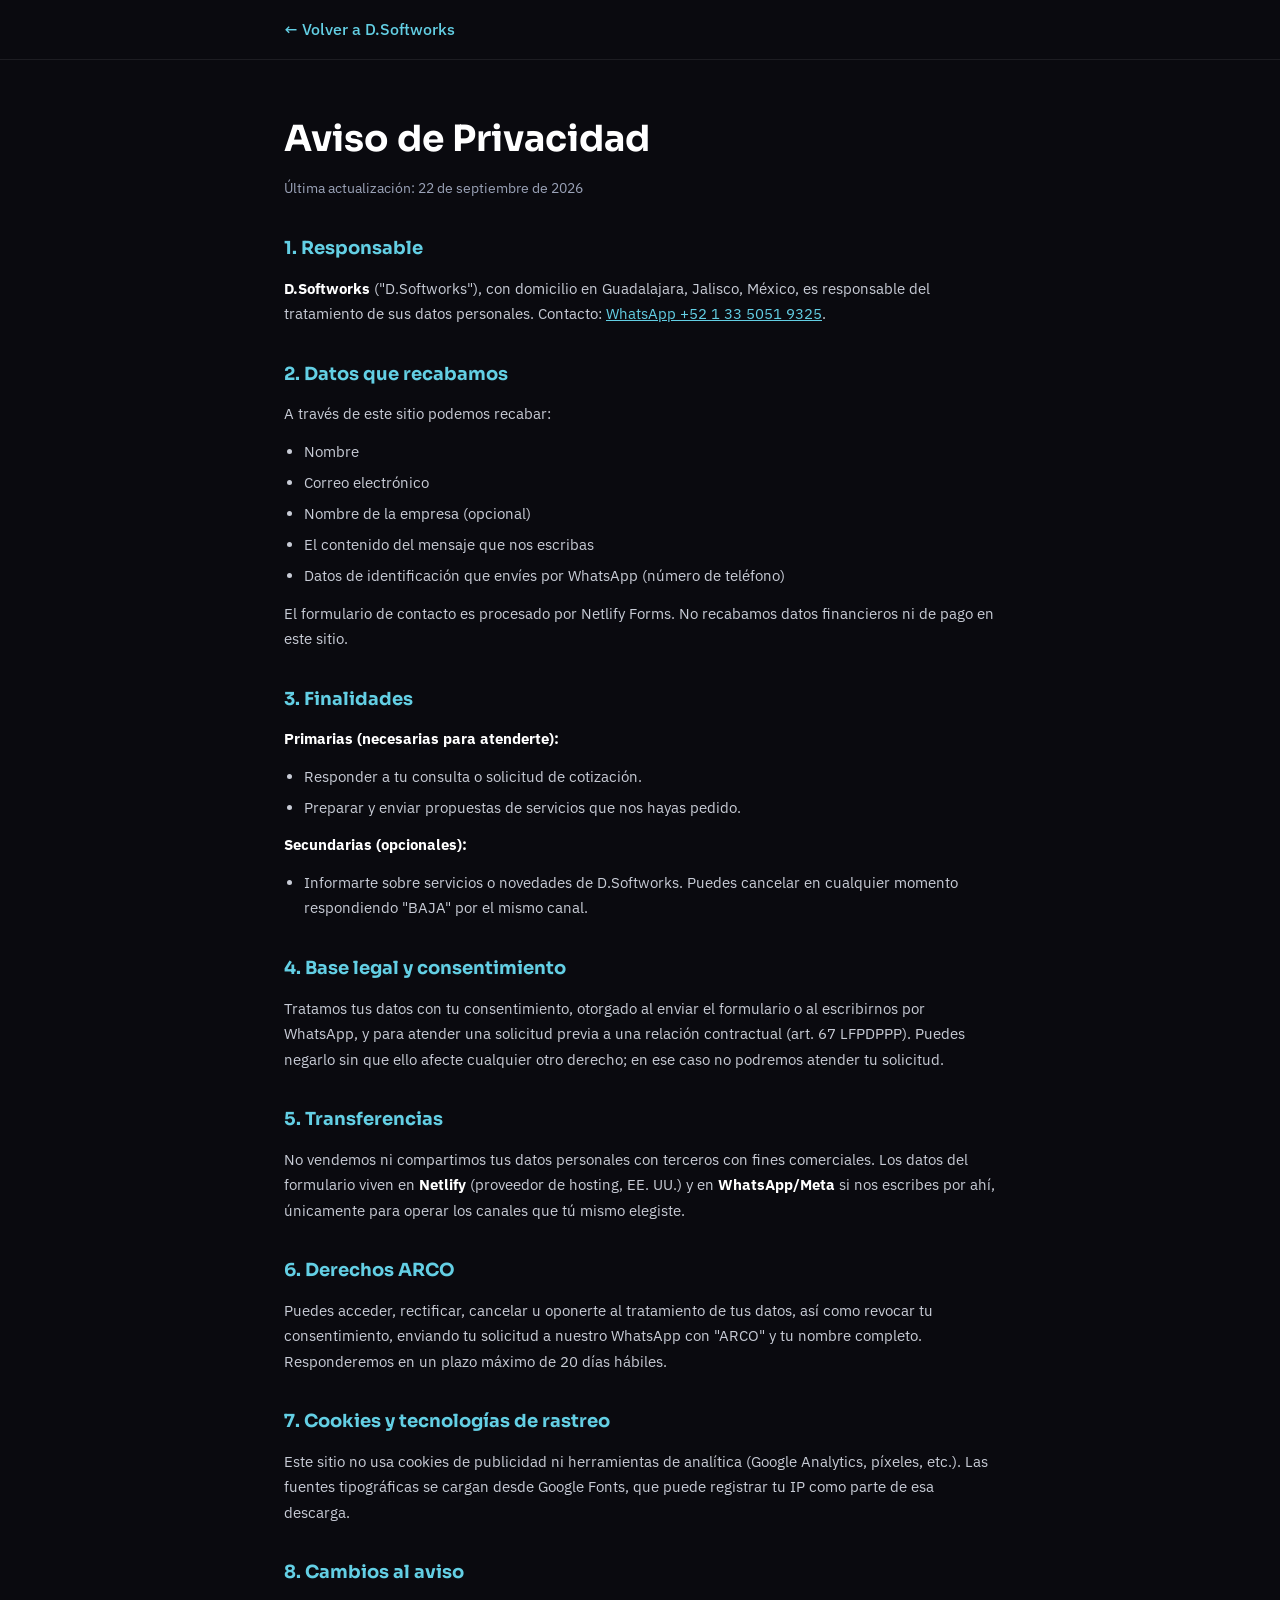
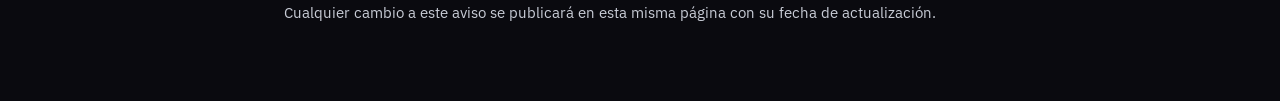
<file: aviso-de-privacidad.html>
<!DOCTYPE html>
<html lang="es">
<head>
    <meta charset="UTF-8">
    <meta name="viewport" content="width=device-width, initial-scale=1.0">
    <meta name="robots" content="noindex">
    <title>Aviso de Privacidad — D.Softworks</title>
    <link rel="icon" type="image/svg+xml" href="img/icons/favicon.svg">
    <link rel="preconnect" href="https://fonts.googleapis.com">
    <link rel="preconnect" href="https://fonts.gstatic.com" crossorigin>
    <link href="https://fonts.googleapis.com/css2?family=IBM+Plex+Sans:wght@400;500;600&family=Sora:wght@600&display=swap" rel="stylesheet">
    <style>
        * { margin: 0; padding: 0; box-sizing: border-box; }
        body {
            font-family: 'IBM Plex Sans', sans-serif;
            background: #0a0a0f;
            color: #e6e6e6;
            line-height: 1.7;
        }
        .nav {
            border-bottom: 1px solid rgba(255,255,255,0.08);
            padding: 1rem 0;
        }
        .nav .container, .container {
            max-width: 760px;
            margin: 0 auto;
            padding: 0 1.5rem;
        }
        .nav a {
            color: #63cfe4;
            text-decoration: none;
            font-weight: 500;
        }
        main.container { padding-top: 3rem; padding-bottom: 4rem; }
        h1 {
            font-family: 'Sora', sans-serif;
            font-size: clamp(1.75rem, 4vw, 2.25rem);
            color: #ffffff;
            margin-bottom: 0.5rem;
        }
        .updated { color: #9ba3b8; font-size: 0.875rem; margin-bottom: 2rem; }
        h2 {
            font-family: 'Sora', sans-serif;
            font-size: 1.125rem;
            color: #63cfe4;
            margin: 2rem 0 0.75rem;
        }
        p, li { font-size: 0.9375rem; color: #c8ccd6; margin-bottom: 0.75rem; }
        ul { padding-left: 1.25rem; margin-bottom: 0.75rem; }
        li { margin-bottom: 0.35rem; }
        strong { color: #ffffff; }
        a.inline { color: #63cfe4; }
    </style>
</head>
<body>
    <nav class="nav">
        <div class="container">
            <a href="index.html">← Volver a D.Softworks</a>
        </div>
    </nav>
    <main class="container">
        <h1>Aviso de Privacidad</h1>
        <p class="updated">Última actualización: 22 de septiembre de 2026</p>

        <h2>1. Responsable</h2>
        <p>
            <strong>D.Softworks</strong> ("D.Softworks"), con domicilio en Guadalajara, Jalisco, México, 
            es responsable del tratamiento de sus datos personales. Contacto: 
            <a class="inline" href="https://wa.me/5213350519325">WhatsApp +52 1 33 5051 9325</a>.
        </p>

        <h2>2. Datos que recabamos</h2>
        <p>A través de este sitio podemos recabar:</p>
        <ul>
            <li>Nombre</li>
            <li>Correo electrónico</li>
            <li>Nombre de la empresa (opcional)</li>
            <li>El contenido del mensaje que nos escribas</li>
            <li>Datos de identificación que envíes por WhatsApp (número de teléfono)</li>
        </ul>
        <p>El formulario de contacto es procesado por Netlify Forms. No recabamos datos financieros ni de pago en este sitio.</p>

        <h2>3. Finalidades</h2>
        <p><strong>Primarias (necesarias para atenderte):</strong></p>
        <ul>
            <li>Responder a tu consulta o solicitud de cotización.</li>
            <li>Preparar y enviar propuestas de servicios que nos hayas pedido.</li>
        </ul>
        <p><strong>Secundarias (opcionales):</strong></p>
        <ul>
            <li>Informarte sobre servicios o novedades de D.Softworks. Puedes cancelar en cualquier momento respondiendo "BAJA" por el mismo canal.</li>
        </ul>

        <h2>4. Base legal y consentimiento</h2>
        <p>
            Tratamos tus datos con tu consentimiento, otorgado al enviar el formulario o al escribirnos 
            por WhatsApp, y para atender una solicitud previa a una relación contractual (art. 67 LFPDPPP). 
            Puedes negarlo sin que ello afecte cualquier otro derecho; en ese caso no podremos atender tu solicitud.
        </p>

        <h2>5. Transferencias</h2>
        <p>
            No vendemos ni compartimos tus datos personales con terceros con fines comerciales. 
            Los datos del formulario viven en <strong>Netlify</strong> (proveedor de hosting, EE. UU.) y en 
            <strong>WhatsApp/Meta</strong> si nos escribes por ahí, únicamente para operar los canales que tú mismo elegiste.
        </p>

        <h2>6. Derechos ARCO</h2>
        <p>
            Puedes acceder, rectificar, cancelar u oponerte al tratamiento de tus datos, así como revocar tu 
            consentimiento, enviando tu solicitud a nuestro WhatsApp con "ARCO" y tu nombre completo. 
            Responderemos en un plazo máximo de 20 días hábiles.
        </p>

        <h2>7. Cookies y tecnologías de rastreo</h2>
        <p>
            Este sitio no usa cookies de publicidad ni herramientas de analítica (Google Analytics, píxeles, etc.). 
            Las fuentes tipográficas se cargan desde Google Fonts, que puede registrar tu IP como parte de esa descarga.
        </p>

        <h2>8. Cambios al aviso</h2>
        <p>
            Cualquier cambio a este aviso se publicará en esta misma página con su fecha de actualización.
        </p>
    </main>
</body>
</html>
</file>
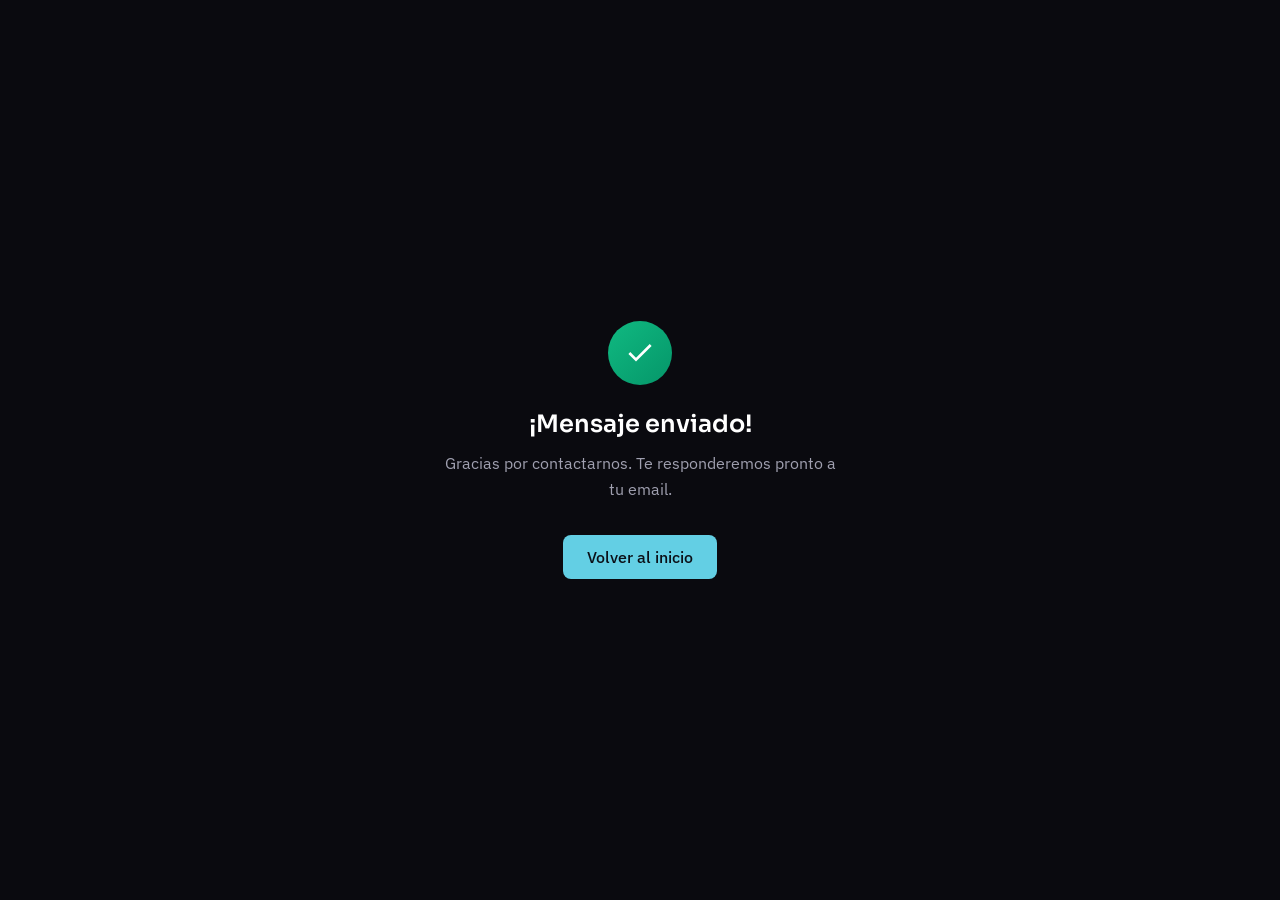
<file: success.html>
﻿<!DOCTYPE html>
<html lang="es">
<head>
    <meta charset="UTF-8">
    <meta name="viewport" content="width=device-width, initial-scale=1.0">
    <title>Mensaje Enviado — D.Softworks</title>
    <link rel="preconnect" href="https://fonts.googleapis.com">
    <link rel="preconnect" href="https://fonts.gstatic.com" crossorigin>
    <link href="https://fonts.googleapis.com/css2?family=IBM+Plex+Sans:wght@400;500;600&family=Sora:wght@600&display=swap" rel="stylesheet">
    <style>
        * { margin: 0; padding: 0; box-sizing: border-box; }
        body {
            font-family: 'IBM Plex Sans', sans-serif;
            background: #0a0a0f;
            color: #ffffff;
            min-height: 100vh;
            display: flex;
            align-items: center;
            justify-content: center;
            text-align: center;
            padding: 2rem;
        }
        .success-container {
            max-width: 400px;
        }
        .success-icon {
            width: 64px;
            height: 64px;
            background: linear-gradient(135deg, #10b981 0%, #059669 100%);
            border-radius: 50%;
            display: flex;
            align-items: center;
            justify-content: center;
            margin: 0 auto 1.5rem;
        }
        h1 {
            font-family: 'Sora', sans-serif;
            font-size: 1.5rem;
            font-weight: 600;
            margin-bottom: 0.75rem;
        }
        p {
            color: #a0a0b0;
            margin-bottom: 2rem;
            line-height: 1.6;
        }
        .btn {
            display: inline-block;
            padding: 0.75rem 1.5rem;
            background: #63cfe4;
            color: #0b1017;
            text-decoration: none;
            border-radius: 8px;
            font-weight: 500;
            transition: transform 0.2s, background 0.2s;
        }
        .btn:hover {
            transform: translateY(-2px);
            background: #8ee0ef;
        }
    </style>
</head>
<body>
    <div class="success-container">
        <div class="success-icon">
            <svg width="32" height="32" viewBox="0 0 24 24" fill="none" stroke="white" stroke-width="2">
                <polyline points="20 6 9 17 4 12"/>
            </svg>
        </div>
        <h1>¡Mensaje enviado!</h1>
        <p>Gracias por contactarnos. Te responderemos pronto a tu email.</p>
        <a href="https://danielsoftworks.netlify.app" class="btn">Volver al inicio</a>
    </div>
</body>
</html>
</file>
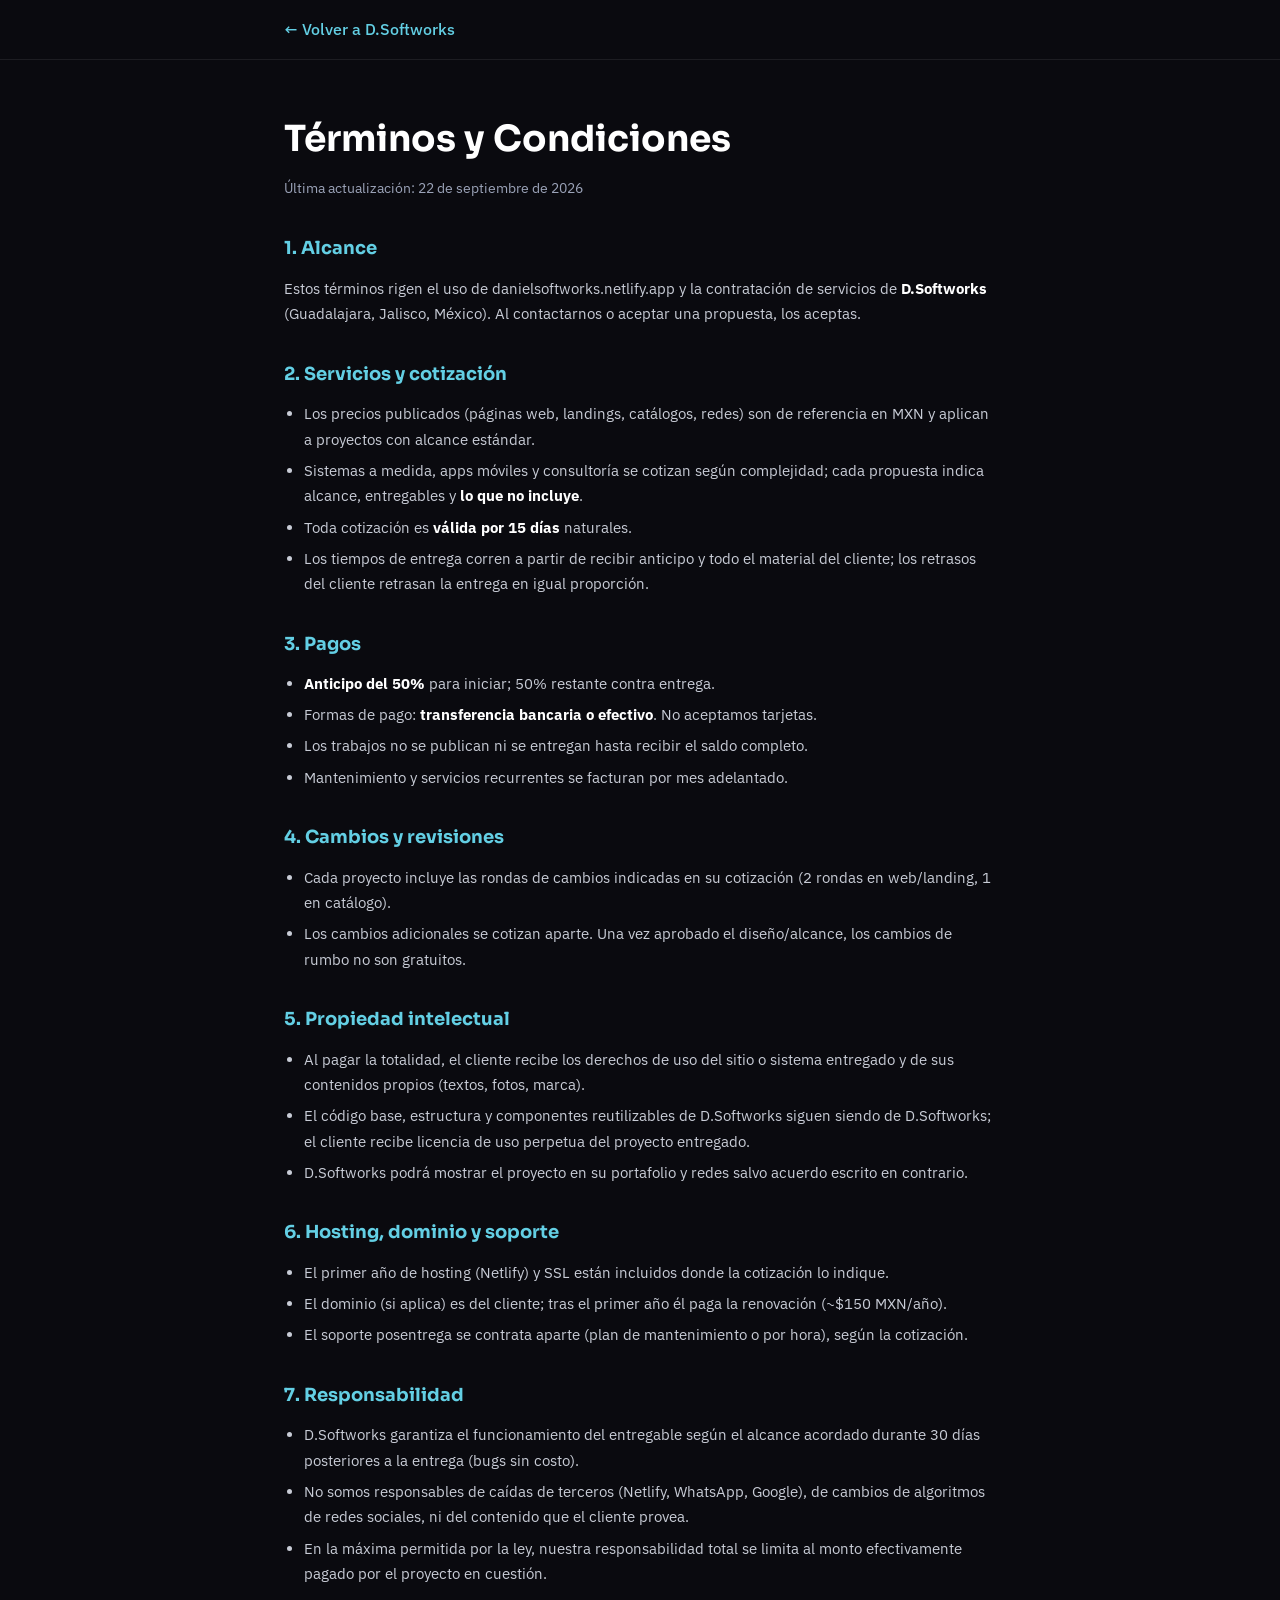
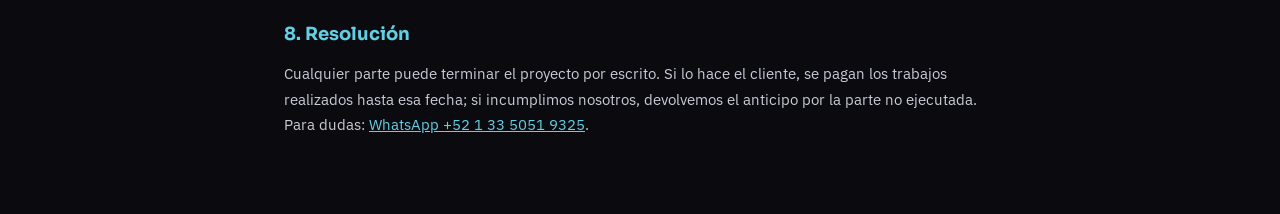
<file: terminos-y-condiciones.html>
﻿<!DOCTYPE html>
<html lang="es">
<head>
    <meta charset="UTF-8">
    <meta name="viewport" content="width=device-width, initial-scale=1.0">
    <meta name="robots" content="noindex">
    <title>Términos y Condiciones — D.Softworks</title>
    <link rel="icon" type="image/svg+xml" href="img/icons/favicon.svg">
    <link rel="preconnect" href="https://fonts.googleapis.com">
    <link rel="preconnect" href="https://fonts.gstatic.com" crossorigin>
    <link href="https://fonts.googleapis.com/css2?family=IBM+Plex+Sans:wght@400;500;600&family=Sora:wght@600&display=swap" rel="stylesheet">
    <style>
        * { margin: 0; padding: 0; box-sizing: border-box; }
        body {
            font-family: 'IBM Plex Sans', sans-serif;
            background: #0a0a0f;
            color: #e6e6e6;
            line-height: 1.7;
        }
        .nav {
            border-bottom: 1px solid rgba(255,255,255,0.08);
            padding: 1rem 0;
        }
        .nav .container, .container {
            max-width: 760px;
            margin: 0 auto;
            padding: 0 1.5rem;
        }
        .nav a {
            color: #63cfe4;
            text-decoration: none;
            font-weight: 500;
        }
        main.container { padding-top: 3rem; padding-bottom: 4rem; }
        h1 {
            font-family: 'Sora', sans-serif;
            font-size: clamp(1.75rem, 4vw, 2.25rem);
            color: #ffffff;
            margin-bottom: 0.5rem;
        }
        .updated { color: #9ba3b8; font-size: 0.875rem; margin-bottom: 2rem; }
        h2 {
            font-family: 'Sora', sans-serif;
            font-size: 1.125rem;
            color: #63cfe4;
            margin: 2rem 0 0.75rem;
        }
        p, li { font-size: 0.9375rem; color: #c8ccd6; margin-bottom: 0.75rem; }
        ul, ol { padding-left: 1.25rem; margin-bottom: 0.75rem; }
        li { margin-bottom: 0.35rem; }
        strong { color: #ffffff; }
        a.inline { color: #63cfe4; }
    </style>
</head>
<body>
    <nav class="nav">
        <div class="container">
            <a href="index.html">← Volver a D.Softworks</a>
        </div>
    </nav>
    <main class="container">
        <h1>Términos y Condiciones</h1>
        <p class="updated">Última actualización: 22 de septiembre de 2026</p>

        <h2>1. Alcance</h2>
        <p>
            Estos términos rigen el uso de danielsoftworks.netlify.app y la contratación de servicios de 
            <strong>D.Softworks</strong> (Guadalajara, Jalisco, México). Al contactarnos o aceptar una propuesta, 
            los aceptas.
        </p>

        <h2>2. Servicios y cotización</h2>
        <ul>
            <li>Los precios publicados (páginas web, landings, catálogos, redes) son de referencia en MXN y aplican a proyectos con alcance estándar.</li>
            <li>Sistemas a medida, apps móviles y consultoría se cotizan según complejidad; cada propuesta indica alcance, entregables y <strong>lo que no incluye</strong>.</li>
            <li>Toda cotización es <strong>válida por 15 días</strong> naturales.</li>
            <li>Los tiempos de entrega corren a partir de recibir anticipo y todo el material del cliente; los retrasos del cliente retrasan la entrega en igual proporción.</li>
        </ul>

        <h2>3. Pagos</h2>
        <ul>
            <li><strong>Anticipo del 50%</strong> para iniciar; 50% restante contra entrega.</li>
            <li>Formas de pago: <strong>transferencia bancaria o efectivo</strong>. No aceptamos tarjetas.</li>
            <li>Los trabajos no se publican ni se entregan hasta recibir el saldo completo.</li>
            <li>Mantenimiento y servicios recurrentes se facturan por mes adelantado.</li>
        </ul>

        <h2>4. Cambios y revisiones</h2>
        <ul>
            <li>Cada proyecto incluye las rondas de cambios indicadas en su cotización (2 rondas en web/landing, 1 en catálogo).</li>
            <li>Los cambios adicionales se cotizan aparte. Una vez aprobado el diseño/alcance, los cambios de rumbo no son gratuitos.</li>
        </ul>

        <h2>5. Propiedad intelectual</h2>
        <ul>
            <li>Al pagar la totalidad, el cliente recibe los derechos de uso del sitio o sistema entregado y de sus contenidos propios (textos, fotos, marca).</li>
            <li>El código base, estructura y componentes reutilizables de D.Softworks siguen siendo de D.Softworks; el cliente recibe licencia de uso perpetua del proyecto entregado.</li>
            <li>D.Softworks podrá mostrar el proyecto en su portafolio y redes salvo acuerdo escrito en contrario.</li>
        </ul>

        <h2>6. Hosting, dominio y soporte</h2>
        <ul>
            <li>El primer año de hosting (Netlify) y SSL están incluidos donde la cotización lo indique.</li>
            <li>El dominio (si aplica) es del cliente; tras el primer año él paga la renovación (~$150 MXN/año).</li>
            <li>El soporte posentrega se contrata aparte (plan de mantenimiento o por hora), según la cotización.</li>
        </ul>

        <h2>7. Responsabilidad</h2>
        <ul>
            <li>D.Softworks garantiza el funcionamiento del entregable según el alcance acordado durante 30 días posteriores a la entrega (bugs sin costo).</li>
            <li>No somos responsables de caídas de terceros (Netlify, WhatsApp, Google), de cambios de algoritmos de redes sociales, ni del contenido que el cliente provea.</li>
            <li>En la máxima permitida por la ley, nuestra responsabilidad total se limita al monto efectivamente pagado por el proyecto en cuestión.</li>
        </ul>

        <h2>8. Resolución</h2>
        <p>
            Cualquier parte puede terminar el proyecto por escrito. Si lo hace el cliente, se pagan los trabajos 
            realizados hasta esa fecha; si incumplimos nosotros, devolvemos el anticipo por la parte no ejecutada. 
            Para dudas: <a class="inline" href="https://wa.me/5213350519325">WhatsApp +52 1 33 5051 9325</a>.
        </p>
    </main>
</body>
</html>
</file>
<file: css/styles.css>
/* ============================================
   D.Softworks — Design System (light, professional)
   Clear agency look · navy ink + single teal accent
   ============================================ */

/* ---------- Design Tokens ---------- */
:root {
    --color-bg: #ffffff;
    --color-bg-alt: #f6f8fa;
    --color-bg-tertiary: #eef2f5;
    --color-surface: #ffffff;
    --color-surface-hover: #f2f4f7;
    --color-border: #e4e7ec;
    --color-border-strong: #d0d5dd;

    --color-text: #101828;
    --color-heading: #0b1220;
    --color-text-muted: #475467;
    --color-text-soft: #5c6571;

    --color-primary: #0e7c66;
    --color-primary-hover: #0b6a55;
    --color-primary-soft: #e6f4f1;
    --color-primary-ink: #ffffff;
    --color-primary-glow: rgba(14, 124, 102, 0.12);

    --color-error: #d92d20;
    --color-success: #118a5e;

    --font-display: "Sora", "Inter", system-ui, sans-serif;
    --font-body: "IBM Plex Sans", system-ui, -apple-system, sans-serif;
    --font-mono: "JetBrains Mono", ui-monospace, monospace;

    --spacing-xs: 0.5rem;
    --spacing-sm: 0.75rem;
    --spacing-md: 1rem;
    --spacing-lg: 1.5rem;
    --spacing-xl: 2rem;
    --spacing-2xl: 3rem;
    --spacing-3xl: 4.5rem;

    --radius-sm: 8px;
    --radius-md: 12px;
    --radius-lg: 16px;
    --radius-xl: 24px;
    --radius-full: 999px;

    --shadow-sm: 0 1px 2px rgba(16, 24, 40, 0.06);
    --shadow-md: 0 4px 12px rgba(16, 24, 40, 0.07);
    --shadow-lg: 0 12px 28px rgba(16, 24, 40, 0.09);
    --shadow-xl: 0 20px 48px rgba(16, 24, 40, 0.12);

    --z-header: 100;
    --z-fixed: 1000;
    --z-modal: 2000;

    --transition-base: 0.25s ease;
    --transition-smooth: 0.4s ease;
}

/* ---------- Reset ---------- */
*,
*::before,
*::after {
    box-sizing: border-box;
    margin: 0;
    padding: 0;
}

html {
    scroll-behavior: smooth;
    -webkit-text-size-adjust: 100%;
}

body {
    font-family: var(--font-body);
    font-size: 1rem;
    line-height: 1.6;
    color: var(--color-text);
    background: var(--color-bg);
    -webkit-font-smoothing: antialiased;
}

img {
    max-width: 100%;
    height: auto;
    display: block;
}

ul,
ol {
    list-style: none;
}

a {
    color: inherit;
    text-decoration: none;
}

button {
    font-family: inherit;
    cursor: pointer;
    border: none;
    background: none;
}

/* ---------- Typography ---------- */
h1,
h2,
h3 {
    font-family: var(--font-display);
    font-weight: 700;
    color: var(--color-heading);
    line-height: 1.15;
    letter-spacing: -0.02em;
}

/* ---------- Layout ---------- */
.container {
    width: 100%;
    max-width: 1180px;
    margin: 0 auto;
    padding: 0 1.25rem;
}

.section {
    padding: var(--spacing-3xl) 0;
}

.section-header {
    max-width: 640px;
    margin-bottom: var(--spacing-2xl);
}

.section-title {
    font-size: clamp(1.75rem, 3.5vw, 2.5rem);
    margin-bottom: var(--spacing-sm);
}

.section-description {
    font-size: 1.0625rem;
    color: var(--color-text-muted);
}

/* ---------- Buttons ---------- */
.btn {
    display: inline-flex;
    align-items: center;
    justify-content: center;
    gap: 0.5rem;
    padding: 0.75rem 1.5rem;
    border-radius: var(--radius-md);
    font-family: var(--font-display);
    font-size: 0.9375rem;
    font-weight: 600;
    line-height: 1.2;
    border: 1px solid transparent;
    transition: background-color var(--transition-base), color var(--transition-base), border-color var(--transition-base), box-shadow var(--transition-base);
}

.btn svg {
    flex-shrink: 0;
}

.btn-primary {
    background: var(--color-primary);
    color: var(--color-primary-ink);
    box-shadow: var(--shadow-sm);
}

.btn-primary:hover {
    background: var(--color-primary-hover);
}

.btn-ghost {
    background: transparent;
    color: var(--color-heading);
    border-color: var(--color-border-strong);
}

.btn-ghost:hover {
    border-color: var(--color-primary);
    color: var(--color-primary);
}

.btn-lg {
    padding: 1rem 1.75rem;
    font-size: 1rem;
}

.btn-full {
    width: 100%;
}

/* ---------- Header / Navigation ---------- */
.header {
    position: fixed;
    top: 0;
    left: 0;
    right: 0;
    z-index: var(--z-header);
    background: rgba(255, 255, 255, 0.85);
    backdrop-filter: blur(10px);
    -webkit-backdrop-filter: blur(10px);
    border-bottom: 1px solid transparent;
    transition: background-color var(--transition-base), border-color var(--transition-base), box-shadow var(--transition-base);
}

.header.scrolled {
    background: rgba(255, 255, 255, 0.96);
    border-bottom-color: var(--color-border);
    box-shadow: var(--shadow-sm);
}

.nav {
    display: flex;
    align-items: center;
    justify-content: space-between;
    height: 72px;
}

.nav-logo,
.footer-logo {
    display: inline-flex;
    align-items: center;
    gap: 0.625rem;
}

.logo-mark {
    width: 36px;
    height: 36px;
    border-radius: 10px;
    overflow: hidden;
    flex-shrink: 0;
    background: var(--color-bg-tertiary);
}

.logo-img {
    width: 100%;
    height: 100%;
    object-fit: cover;
}

.logo-text {
    font-family: var(--font-display);
    font-weight: 700;
    font-size: 1.125rem;
    color: var(--color-heading);
    letter-spacing: -0.01em;
}

.nav-menu {
    display: flex;
    align-items: center;
    gap: var(--spacing-xl);
}

.nav-list {
    display: flex;
    align-items: center;
    gap: var(--spacing-lg);
}

.nav-link {
    font-size: 0.9375rem;
    font-weight: 500;
    color: var(--color-text-muted);
    transition: color var(--transition-base);
}

.nav-link:hover,
.nav-link.active {
    color: var(--color-primary);
}

.nav-actions {
    display: flex;
    align-items: center;
    gap: var(--spacing-md);
}

.nav-cta {
    padding: 0.625rem 1.25rem;
    font-size: 0.875rem;
}

.nav-toggle,
.nav-close {
    display: none;
    flex-direction: column;
    justify-content: center;
    gap: 5px;
    width: 44px;
    height: 44px;
    border-radius: var(--radius-md);
    border: 1px solid var(--color-border);
}

.nav-toggle span {
    display: block;
    width: 20px;
    height: 2px;
    margin: 0 auto;
    background: var(--color-heading);
    border-radius: 2px;
}

.nav-close span {
    display: block;
    width: 20px;
    height: 2px;
    margin: -1px auto;
    background: var(--color-heading);
    border-radius: 2px;
}

.nav-close span:first-child {
    transform: rotate(45deg);
}

.nav-close span:last-child {
    transform: rotate(-45deg);
}

/* ---------- Hero ---------- */
.hero {
    padding: calc(72px + var(--spacing-3xl)) 0 var(--spacing-3xl);
    background: var(--color-bg-alt);
    border-bottom: 1px solid var(--color-border);
}

.hero-container {
    display: grid;
    grid-template-columns: 1fr;
    gap: var(--spacing-2xl);
    align-items: center;
}

.hero-title {
    font-size: clamp(2rem, 5vw, 3.25rem);
    margin-bottom: var(--spacing-md);
}

.hero-accent {
    color: var(--color-primary);
}

.hero-description {
    font-size: 1.1875rem;
    color: var(--color-text-muted);
    max-width: 520px;
    margin-bottom: var(--spacing-xl);
}

.hero-actions {
    display: flex;
    flex-wrap: wrap;
    gap: var(--spacing-md);
    margin-bottom: var(--spacing-2xl);
}

/* Trust facts */
.hero-facts {
    display: flex;
    flex-wrap: wrap;
    gap: var(--spacing-xl);
}

.hero-fact {
    min-width: 0;
}

.hero-fact dt {
    font-family: var(--font-mono);
    font-size: 0.75rem;
    text-transform: uppercase;
    letter-spacing: 0.08em;
    color: var(--color-text-soft);
    margin-bottom: 0.25rem;
}

.hero-fact dd {
    font-family: var(--font-display);
    font-weight: 700;
    font-size: 1.25rem;
    color: var(--color-heading);
}

/* Browser mockup */
.hero-showcase {
    width: 100%;
    max-width: 560px;
    margin: 0 auto;
}

.browser {
    background: var(--color-surface);
    border: 1px solid var(--color-border);
    border-radius: var(--radius-lg);
    box-shadow: var(--shadow-lg);
    overflow: hidden;
}

.browser-bar {
    display: flex;
    align-items: center;
    gap: 6px;
    padding: 0.75rem 1rem;
    background: var(--color-surface);
    border-bottom: 1px solid var(--color-border);
}

.browser-dot {
    width: 10px;
    height: 10px;
    border-radius: 50%;
    background: var(--color-border-strong);
    flex-shrink: 0;
}

.browser-dot:first-child {
    background: #f5b8b1;
}

.browser-dot:nth-child(2) {
    background: #f6d58f;
}

.browser-dot:nth-child(3) {
    background: #a8d5ba;
}

.browser-url {
    flex: 1;
    margin-left: 0.5rem;
    font-family: var(--font-mono);
    font-size: 0.75rem;
    color: var(--color-text-soft);
    background: var(--color-bg-tertiary);
    padding: 0.3125rem 0.75rem;
    border-radius: var(--radius-full);
    white-space: nowrap;
    overflow: hidden;
    text-overflow: ellipsis;
}

.browser-badge {
    flex-shrink: 0;
    font-family: var(--font-mono);
    font-size: 0.6875rem;
    color: var(--color-primary);
    background: var(--color-primary-soft);
    padding: 0.3125rem 0.625rem;
    border-radius: var(--radius-full);
    white-space: nowrap;
}

.browser-shot {
    aspect-ratio: 16 / 10;
    background: var(--color-bg-tertiary);
}

.browser-shot img {
    width: 100%;
    height: 100%;
    object-fit: cover;
    object-position: top;
}

.browser-caption {
    margin-top: var(--spacing-sm);
    font-size: 0.875rem;
    color: var(--color-text-soft);
    text-align: center;
}

/* ---------- Services ---------- */
.services {
    background: var(--color-bg);
}

.services-grid {
    display: grid;
    grid-template-columns: 1fr;
    gap: var(--spacing-lg);
}

.service-card {
    display: flex;
    flex-direction: column;
    padding: var(--spacing-xl);
    background: var(--color-surface);
    border: 1px solid var(--color-border);
    border-radius: var(--radius-lg);
    transition: border-color var(--transition-base), box-shadow var(--transition-base);
}

.service-card:hover {
    border-color: var(--color-primary);
    box-shadow: var(--shadow-md);
}

.service-head {
    display: flex;
    align-items: flex-start;
    flex-wrap: wrap;
    gap: var(--spacing-md);
    margin-bottom: var(--spacing-md);
}

.service-icon {
    display: flex;
    align-items: center;
    justify-content: center;
    flex-shrink: 0;
    color: var(--color-primary);
    margin-top: 0.25rem;
}

.service-title {
    font-size: 1.125rem;
    margin-bottom: 0.25rem;
    padding-top: 0.125rem;
}

.service-price {
    display: inline-block;
    font-family: var(--font-mono);
    font-size: 0.75rem;
    font-weight: 600;
    color: var(--color-primary);
    background: var(--color-primary-soft);
    padding: 0.25rem 0.625rem;
    border-radius: var(--radius-full);
}

.service-description {
    font-size: 0.9375rem;
    color: var(--color-text-muted);
    margin-bottom: var(--spacing-md);
    flex-grow: 1;
}

.service-features {
    margin-bottom: var(--spacing-lg);
}

.service-features li {
    position: relative;
    padding-left: 1.375rem;
    font-size: 0.875rem;
    color: var(--color-text-muted);
    margin-bottom: 0.5rem;
}

.service-features li::before {
    content: "";
    position: absolute;
    top: 0.5em;
    left: 0.25rem;
    width: 6px;
    height: 6px;
    border-radius: 50%;
    background: var(--color-primary);
}

.service-cta {
    font-family: var(--font-display);
    font-weight: 600;
    font-size: 0.9375rem;
    color: var(--color-primary);
    transition: color var(--transition-base);
}

.service-cta:hover {
    color: var(--color-primary-hover);
}

.services-note {
    margin-top: var(--spacing-xl);
    font-family: var(--font-mono);
    font-size: 0.8125rem;
    color: var(--color-text-soft);
    text-align: center;
}

/* ---------- Portfolio ---------- */
.portfolio {
    background: var(--color-bg-alt);
    border-top: 1px solid var(--color-border);
    border-bottom: 1px solid var(--color-border);
}

.portfolio-grid {
    display: grid;
    grid-template-columns: 1fr;
    gap: var(--spacing-xl);
}

.project-card {
    background: var(--color-surface);
    border: 1px solid var(--color-border);
    border-radius: var(--radius-lg);
    overflow: hidden;
    transition: border-color var(--transition-base), box-shadow var(--transition-base);
}

.project-card:hover {
    border-color: var(--color-border-strong);
    box-shadow: var(--shadow-md);
}

.project-image {
    aspect-ratio: 4 / 3;
    background: var(--color-bg-tertiary);
    border-bottom: 1px solid var(--color-border);
    overflow: hidden;
}

.project-image img {
    width: 100%;
    height: 100%;
    object-fit: cover;
    object-position: top;
    transition: transform 0.5s ease;
}

.project-card:hover .project-image img {
    transform: scale(1.03);
}

.project-info {
    padding: var(--spacing-lg);
}

.project-tags {
    display: flex;
    flex-wrap: wrap;
    gap: 0.5rem;
    margin-bottom: var(--spacing-sm);
}

.tag {
    font-family: var(--font-mono);
    font-size: 0.6875rem;
    color: var(--color-primary);
    background: var(--color-primary-soft);
    padding: 0.25rem 0.625rem;
    border-radius: var(--radius-full);
}

.project-title {
    font-size: 1.25rem;
    margin-bottom: 0.5rem;
}

.project-description {
    font-size: 0.9375rem;
    color: var(--color-text-muted);
    margin-bottom: var(--spacing-md);
}

.project-link {
    font-family: var(--font-display);
    font-weight: 600;
    font-size: 0.9375rem;
    color: var(--color-primary);
    transition: color var(--transition-base);
}

.project-link:hover {
    color: var(--color-primary-hover);
}

/* ---------- Why ---------- */
.why {
    background: var(--color-bg);
}

.why-grid {
    display: grid;
    grid-template-columns: 1fr;
    gap: var(--spacing-lg);
}

.why-item {
    padding: var(--spacing-lg);
    background: var(--color-surface);
    border: 1px solid var(--color-border);
    border-radius: var(--radius-lg);
    transition: border-color var(--transition-base), box-shadow var(--transition-base);
}

.why-item:hover {
    border-color: var(--color-primary);
    box-shadow: var(--shadow-md);
}

.why-title {
    font-size: 1.0625rem;
    margin-bottom: 0.5rem;
}

.why-description {
    font-size: 0.9375rem;
    color: var(--color-text-muted);
}

/* Tech strip */
.tech-strip {
    margin-top: var(--spacing-2xl);
    padding: var(--spacing-lg);
    background: var(--color-bg-alt);
    border: 1px solid var(--color-border);
    border-radius: var(--radius-lg);
}

.tech-strip-title {
    font-family: var(--font-mono);
    font-size: 0.75rem;
    text-transform: uppercase;
    letter-spacing: 0.08em;
    color: var(--color-text-soft);
    margin-bottom: var(--spacing-md);
}

.tech-chips {
    display: flex;
    flex-wrap: wrap;
    gap: 0.5rem;
}

.tech-chips li {
    font-family: var(--font-mono);
    font-size: 0.8125rem;
    color: var(--color-text);
    background: var(--color-surface);
    border: 1px solid var(--color-border);
    padding: 0.375rem 0.8125rem;
    border-radius: var(--radius-full);
}

/* ---------- Process ---------- */
.process {
    background: var(--color-bg-alt);
    border-top: 1px solid var(--color-border);
    border-bottom: 1px solid var(--color-border);
}

.process-timeline {
    display: grid;
    grid-template-columns: 1fr;
    gap: var(--spacing-lg);
    margin-bottom: var(--spacing-2xl);
    counter-reset: step;
}

.process-step {
    display: flex;
    gap: var(--spacing-md);
    padding: var(--spacing-lg);
    background: var(--color-surface);
    border: 1px solid var(--color-border);
    border-radius: var(--radius-lg);
    transition: border-color var(--transition-base), box-shadow var(--transition-base);
}

.process-step:hover {
    border-color: var(--color-primary);
    box-shadow: var(--shadow-md);
}

.step-number {
    display: inline-flex;
    align-items: center;
    justify-content: center;
    width: 44px;
    height: 44px;
    flex-shrink: 0;
    border-radius: var(--radius-md);
    background: var(--color-primary);
    color: var(--color-primary-ink);
    font-family: var(--font-mono);
    font-weight: 600;
    font-size: 1.125rem;
}

.step-title {
    font-size: 1.0625rem;
    margin-bottom: 0.375rem;
}

.step-description {
    font-size: 0.9375rem;
    color: var(--color-text-muted);
}

.process-cta {
    display: flex;
    justify-content: center;
}

/* ---------- Testimonials ---------- */
.testimonials {
    background: var(--color-bg);
}

.testimonials-grid {
    display: grid;
    grid-template-columns: 1fr;
    gap: var(--spacing-lg);
}

.testimonial-card {
    display: flex;
    flex-direction: column;
    padding: var(--spacing-xl);
    background: var(--color-surface);
    border: 1px solid var(--color-border);
    border-radius: var(--radius-lg);
    transition: border-color var(--transition-base), box-shadow var(--transition-base);
}

.testimonial-card:hover {
    border-color: var(--color-border-strong);
    box-shadow: var(--shadow-md);
}

.testimonial-stars {
    display: flex;
    gap: 3px;
    color: #f5a623;
    margin-bottom: var(--spacing-md);
}

.testimonial-text {
    font-size: 1rem;
    color: var(--color-text);
    font-style: italic;
    margin-bottom: var(--spacing-lg);
    flex-grow: 1;
}

.testimonial-author {
    display: flex;
    align-items: center;
    gap: var(--spacing-sm);
}

.author-avatar {
    display: inline-flex;
    align-items: center;
    justify-content: center;
    width: 42px;
    height: 42px;
    flex-shrink: 0;
    border-radius: 50%;
    background: var(--color-primary-soft);
    color: var(--color-primary);
    font-family: var(--font-display);
    font-weight: 700;
    font-size: 0.9375rem;
}

.author-info {
    display: flex;
    flex-direction: column;
}

.author-name {
    font-family: var(--font-display);
    font-weight: 600;
    font-size: 0.9375rem;
    color: var(--color-heading);
}

.author-company {
    font-size: 0.8125rem;
    color: var(--color-text-soft);
}

/* ---------- FAQ ---------- */
.faq {
    background: var(--color-bg-alt);
    border-top: 1px solid var(--color-border);
    border-bottom: 1px solid var(--color-border);
}

.faq-list {
    max-width: 760px;
    margin: 0 auto;
}

.faq-item {
    background: var(--color-surface);
    border: 1px solid var(--color-border);
    border-radius: var(--radius-md);
    margin-bottom: var(--spacing-sm);
    overflow: hidden;
    transition: border-color var(--transition-base);
}

.faq-item.active {
    border-color: var(--color-primary);
}

.faq-question {
    display: flex;
    align-items: center;
    justify-content: space-between;
    gap: var(--spacing-md);
    width: 100%;
    padding: 1rem 1.25rem;
    text-align: left;
    font-family: var(--font-display);
    font-weight: 600;
    font-size: 1rem;
    color: var(--color-heading);
}

.faq-question svg {
    flex-shrink: 0;
    color: var(--color-text-soft);
    transition: transform var(--transition-smooth);
}

.faq-item.active .faq-question svg {
    transform: rotate(180deg);
    color: var(--color-primary);
}

.faq-answer {
    display: grid;
    grid-template-rows: 0fr;
    transition: grid-template-rows var(--transition-smooth);
}

.faq-item.active .faq-answer {
    grid-template-rows: 1fr;
}

.faq-answer p {
    overflow: hidden;
    min-height: 0;
    padding: 0 1.25rem 1.25rem;
    font-size: 0.9375rem;
    color: var(--color-text-muted);
}

/* ---------- Contact ---------- */
.contact {
    background: var(--color-bg);
}

.contact-grid {
    display: grid;
    grid-template-columns: 1fr;
    gap: var(--spacing-2xl);
}

.contact-description {
    font-size: 1.0625rem;
    color: var(--color-text-muted);
    margin-bottom: var(--spacing-xl);
}

.contact-methods {
    display: grid;
    gap: var(--spacing-sm);
}

.contact-method {
    display: flex;
    align-items: center;
    gap: var(--spacing-md);
    padding: var(--spacing-md);
    background: var(--color-surface);
    border: 1px solid var(--color-border);
    border-radius: var(--radius-md);
    transition: border-color var(--transition-base), box-shadow var(--transition-base);
}

.contact-method:hover {
    border-color: var(--color-primary);
    box-shadow: var(--shadow-sm);
}

.method-icon {
    width: 46px;
    height: 46px;
    border-radius: var(--radius-md);
    background: var(--color-primary-soft);
    color: var(--color-primary);
    display: flex;
    align-items: center;
    justify-content: center;
    flex-shrink: 0;
}

.method-info {
    display: flex;
    flex-direction: column;
}

.method-label {
    font-size: 0.8125rem;
    color: var(--color-text-soft);
}

.method-value {
    font-family: var(--font-display);
    font-weight: 600;
    font-size: 1rem;
    color: var(--color-heading);
}

/* Form */
.contact-form-wrapper {
    background: var(--color-surface);
    border: 1px solid var(--color-border);
    border-radius: var(--radius-lg);
    padding: var(--spacing-xl);
    box-shadow: var(--shadow-sm);
}

.form-group {
    margin-bottom: var(--spacing-md);
}

.form-label {
    display: block;
    font-size: 0.875rem;
    font-weight: 600;
    color: var(--color-heading);
    margin-bottom: 0.375rem;
}

.form-input {
    width: 100%;
    padding: 0.75rem 1rem;
    font-family: inherit;
    font-size: 0.9375rem;
    color: var(--color-text);
    background: var(--color-bg-alt);
    border: 1px solid var(--color-border-strong);
    border-radius: var(--radius-sm);
    outline: none;
    transition: border-color var(--transition-base), box-shadow var(--transition-base);
}

.form-input:hover {
    border-color: var(--color-primary);
}

.form-input:focus {
    border-color: var(--color-primary);
    box-shadow: 0 0 0 3px var(--color-primary-glow);
}

.form-select {
    appearance: none;
    background-image: url("data:image/svg+xml;charset=UTF-8,%3Csvg xmlns='http://www.w3.org/2000/svg' width='16' height='16' viewBox='0 0 24 24' fill='none' stroke='%23667085' stroke-width='2'%3E%3Cpolyline points='6 9 12 15 18 9'/%3E%3C/svg%3E");
    background-repeat: no-repeat;
    background-position: right 1rem center;
    padding-right: 2.5rem;
}

.form-textarea {
    resize: vertical;
    min-height: 100px;
}

/* ---------- Footer ---------- */
.footer {
    background: var(--color-heading);
    color: #cfd4dd;
}

.footer-grid {
    display: grid;
    grid-template-columns: 1fr;
    gap: var(--spacing-xl);
    padding: var(--spacing-2xl) 0;
}

.footer .logo-text {
    color: #ffffff;
}

.footer-description {
    font-size: 0.9375rem;
    margin-top: var(--spacing-md);
    color: #9aa3b2;
    max-width: 260px;
}

.footer-title {
    font-family: var(--font-mono);
    font-size: 0.75rem;
    text-transform: uppercase;
    letter-spacing: 0.08em;
    color: #9aa3b2;
    margin-bottom: var(--spacing-md);
}

.footer-links ul li {
    margin-bottom: 0.625rem;
}

.footer-links ul li a {
    font-size: 0.9375rem;
    color: #cfd4dd;
    transition: color var(--transition-base);
}

.footer-links ul li a:hover {
    color: #ffffff;
}

.footer-bottom {
    display: flex;
    align-items: center;
    justify-content: space-between;
    flex-wrap: wrap;
    gap: var(--spacing-md);
    padding: var(--spacing-lg) 0;
    border-top: 1px solid rgba(255, 255, 255, 0.12);
}

.footer-copyright {
    font-size: 0.875rem;
    color: #9aa3b2;
}

.footer-social {
    display: flex;
    gap: var(--spacing-sm);
}

.footer-social a {
    display: inline-flex;
    align-items: center;
    justify-content: center;
    width: 40px;
    height: 40px;
    border-radius: var(--radius-md);
    background: rgba(255, 255, 255, 0.08);
    color: #cfd4dd;
    transition: background-color var(--transition-base), color var(--transition-base);
}

.footer-social a:hover {
    background: var(--color-primary);
    color: #ffffff;
}

/* ---------- WhatsApp Float ---------- */
.whatsapp-float {
    position: fixed;
    bottom: var(--spacing-xl);
    right: var(--spacing-xl);
    z-index: var(--z-fixed);
    display: inline-flex;
    align-items: center;
    justify-content: center;
    width: 56px;
    height: 56px;
    border-radius: 50%;
    background: #25d366;
    color: #ffffff;
    box-shadow: var(--shadow-lg);
    transition: transform var(--transition-base), box-shadow var(--transition-base);
}

.whatsapp-float:hover {
    transform: translateY(-3px);
    box-shadow: var(--shadow-xl);
}

/* ---------- Preloader ---------- */
.preloader {
    position: fixed;
    inset: 0;
    z-index: var(--z-modal);
    background: var(--color-bg);
    display: flex;
    align-items: center;
    justify-content: center;
    transition: opacity 0.5s ease, visibility 0.5s ease;
}

.preloader.hidden {
    opacity: 0;
    visibility: hidden;
    pointer-events: none;
}

.preloader-inner {
    display: flex;
    flex-direction: column;
    align-items: center;
    gap: var(--spacing-md);
}

.preloader-logo-img {
    width: 64px;
    height: 64px;
    border-radius: var(--radius-lg);
    object-fit: cover;
}

.preloader-bar {
    width: 160px;
    height: 4px;
    background: var(--color-bg-tertiary);
    border-radius: var(--radius-full);
    overflow: hidden;
}

.preloader-bar-fill {
    height: 100%;
    background: var(--color-primary);
    border-radius: var(--radius-full);
    animation: preloaderFill 1.4s ease-in-out infinite;
    transform-origin: left;
}

@keyframes preloaderFill {
    0% {
        transform: scaleX(0);
    }
    50% {
        transform: scaleX(0.6);
    }
    100% {
        transform: scaleX(1);
    }
}

/* ---------- Tablets ---------- */
@media (min-width: 640px) {
    .services-grid {
        grid-template-columns: repeat(2, 1fr);
    }

    .portfolio-grid {
        grid-template-columns: repeat(2, 1fr);
    }

    .why-grid {
        grid-template-columns: repeat(2, 1fr);
    }

    .testimonials-grid {
        grid-template-columns: repeat(2, 1fr);
    }

    .footer-grid {
        grid-template-columns: 1.4fr repeat(3, 1fr);
    }
}

/* ---------- Desktop ---------- */
@media (min-width: 900px) {
    .hero-container {
        grid-template-columns: 1.05fr 0.95fr;
        gap: var(--spacing-3xl);
    }

    .section {
        padding: var(--spacing-3xl) 0;
    }

    .process-timeline {
        grid-template-columns: repeat(3, 1fr);
    }

    .testimonials-grid {
        grid-template-columns: repeat(3, 1fr);
    }

    .contact-grid {
        grid-template-columns: 1fr 1.1fr;
        align-items: start;
    }

    .nav-toggle,
    .nav-close {
        display: none;
    }
}

/* ---------- Mobile Nav ---------- */
@media (max-width: 899px) {
    .nav-toggle {
        display: flex;
    }

    .nav-cta {
        display: none;
    }

    .nav-menu {
        position: fixed;
        top: 0;
        right: 0;
        bottom: 0;
        width: min(320px, 84vw);
        flex-direction: column;
        align-items: flex-start;
        justify-content: flex-start;
        gap: var(--spacing-xl);
        padding: var(--spacing-xl);
        background: var(--color-surface);
        border-left: 1px solid var(--color-border);
        box-shadow: var(--shadow-lg);
        transform: translateX(100%);
        transition: transform var(--transition-smooth);
    }

    .nav-menu.active {
        transform: translateX(0);
    }

    .nav-menu .nav-list {
        flex-direction: column;
        align-items: flex-start;
        gap: var(--spacing-md);
        width: 100%;
        padding-top: var(--spacing-lg);
    }

    .nav-link {
        font-size: 1.0625rem;
    }

    .nav-close {
        display: flex;
        margin-left: auto;
        margin-bottom: var(--spacing-md);
    }
}

@media (min-width: 1200px) {
    .container {
        padding: 0 1.5rem;
    }
}
</file>
<file: css/components.css>
/* ============================================
   D.Softworks — Components
   ============================================ */

/* ---------- Utility Classes ---------- */
.sr-only {
    position: absolute;
    width: 1px;
    height: 1px;
    padding: 0;
    margin: -1px;
    overflow: hidden;
    clip: rect(0, 0, 0, 0);
    white-space: nowrap;
    border: 0;
}

/* ---------- Form States ---------- */
.form-input:disabled {
    opacity: 0.5;
    cursor: not-allowed;
}

.form-input.error {
    border-color: var(--color-error);
}

.form-error {
    font-size: 0.8125rem;
    color: var(--color-error);
    margin-top: var(--spacing-xs);
}

/* ---------- Toast Notifications ---------- */
.toast {
    position: fixed;
    bottom: var(--spacing-xl);
    left: 50%;
    transform: translateX(-50%) translateY(100px);
    padding: var(--spacing-md) var(--spacing-xl);
    background: var(--color-surface);
    border: 1px solid var(--color-border);
    border-radius: var(--radius-lg);
    box-shadow: var(--shadow-xl);
    z-index: var(--z-modal);
    opacity: 0;
    visibility: hidden;
    transition: all var(--transition-base);
}

.toast.show {
    transform: translateX(-50%) translateY(0);
    opacity: 1;
    visibility: visible;
}

.toast.success {
    border-color: var(--color-success);
}

.toast.error {
    border-color: var(--color-error);
}

/* ---------- Project Card Placeholder ---------- */
.project-image-placeholder {
    width: 100%;
    height: 100%;
    background: linear-gradient(135deg, var(--color-bg-tertiary) 0%, var(--color-surface) 100%);
    display: flex;
    align-items: center;
    justify-content: center;
    font-size: 3rem;
    color: var(--color-text-muted);
}

/* ---------- Custom Cursor ---------- */
@media (hover: hover) {
    .custom-cursor {
        position: fixed;
        width: 20px;
        height: 20px;
        border: 2px solid var(--color-primary);
        border-radius: 50%;
        pointer-events: none;
        z-index: 9999;
        transition: transform 0.1s ease, opacity 0.1s ease;
        transform: translate(-50%, -50%);
    }
    
    .custom-cursor.hover {
        transform: translate(-50%, -50%) scale(1.5);
        background: var(--color-primary-glow);
    }
}

/* ---------- Scroll Progress ---------- */
.scroll-progress {
    position: fixed;
    top: 0;
    left: 0;
    width: 100%;
    height: 3px;
    background: var(--color-primary);
    transform: scaleX(0);
    transform-origin: left;
    z-index: var(--z-fixed);
    transition: transform 0.1s linear;
}

/* ---------- Magnetic Button Effect ---------- */
.magnetic-btn {
    position: relative;
    transition: transform 0.2s ease;
}

/* ---------- Text Reveal Animation ---------- */
.reveal-text {
    overflow: hidden;
}

.reveal-text span {
    display: inline-block;
    transform: translateY(100%);
    animation: revealText 0.8s ease forwards;
}

@keyframes revealText {
    to { transform: translateY(0); }
}

/* ---------- Image Lazy Load ---------- */
.lazy-image {
    opacity: 0;
    transition: opacity 0.5s ease;
}

.lazy-image.loaded {
    opacity: 1;
}

/* ---------- Skill Bar ---------- */
.skill-bar {
    height: 4px;
    background: var(--color-bg-tertiary);
    border-radius: var(--radius-full);
    overflow: hidden;
    margin-top: var(--spacing-sm);
}

.skill-bar-fill {
    height: 100%;
    background: var(--color-primary);
    border-radius: var(--radius-full);
    width: 100%;
    transform: scaleX(0);
    transform-origin: left;
    transition: transform 1s ease;
}

/* ---------- Counter Animation ---------- */
.counter {
    font-variant-numeric: tabular-nums;
}

/* ---------- Smooth Scroll Indicator ---------- */
.smooth-scroll {
    scroll-behavior: smooth;
}

/* ---------- Focus Styles ---------- */
:focus-visible {
    outline: 2px solid var(--color-primary);
    outline-offset: 2px;
}

/* ---------- Selection ---------- */
::selection {
    background: var(--color-primary);
    color: var(--color-primary-ink);
}

/* ---------- Scrollbar ---------- */
::-webkit-scrollbar {
    width: 8px;
    height: 8px;
}

::-webkit-scrollbar-track {
    background: var(--color-bg);
}

::-webkit-scrollbar-thumb {
    background: var(--color-surface);
    border-radius: var(--radius-full);
}

::-webkit-scrollbar-thumb:hover {
    background: var(--color-surface-hover);
}

/* ---------- Print Styles ---------- */
@media print {
    .header,
    .whatsapp-float,
    .scroll-progress,
    .preloader {
        display: none !important;
    }
    
    body {
        background: white;
        color: black;
    }
    
    .section {
        padding: 2rem 0;
    }
}
</file>
<file: css/animations.css>
/* ============================================
   D.Softworks — Animations
   ============================================ */

/* ---------- Fade Animations ---------- */
.animate-fade-up {
    opacity: 0;
    transform: translateY(30px);
    animation: fadeUp 0.8s ease forwards;
}

.animate-fade-down {
    opacity: 0;
    transform: translateY(-30px);
    animation: fadeDown 0.8s ease forwards;
}

.animate-fade-left {
    opacity: 0;
    transform: translateX(30px);
    animation: fadeLeft 0.8s ease forwards;
}

.animate-fade-right {
    opacity: 0;
    transform: translateX(-30px);
    animation: fadeRight 0.8s ease forwards;
}

.animate-fade-in {
    opacity: 0;
    animation: fadeIn 0.8s ease forwards;
}

@keyframes fadeUp {
    to {
        opacity: 1;
        transform: translateY(0);
    }
}

@keyframes fadeDown {
    to {
        opacity: 1;
        transform: translateY(0);
    }
}

@keyframes fadeLeft {
    to {
        opacity: 1;
        transform: translateX(0);
    }
}

@keyframes fadeRight {
    to {
        opacity: 1;
        transform: translateX(0);
    }
}

@keyframes fadeIn {
    to {
        opacity: 1;
    }
}

/* ---------- Scale Animations ---------- */
.animate-scale-in {
    opacity: 0;
    transform: scale(0.9);
    animation: scaleIn 0.6s ease forwards;
}

@keyframes scaleIn {
    to {
        opacity: 1;
        transform: scale(1);
    }
}

/* ---------- Slide Animations ---------- */
.animate-slide-up {
    opacity: 0;
    transform: translateY(100%);
    animation: slideUp 0.8s ease forwards;
}

.animate-slide-down {
    opacity: 0;
    transform: translateY(-100%);
    animation: slideDown 0.8s ease forwards;
}

@keyframes slideUp {
    to {
        opacity: 1;
        transform: translateY(0);
    }
}

@keyframes slideDown {
    to {
        opacity: 1;
        transform: translateY(0);
    }
}

/* ---------- Rotate Animations ---------- */
.animate-rotate-in {
    opacity: 0;
    transform: rotate(-180deg) scale(0);
    animation: rotateIn 0.8s ease forwards;
}

@keyframes rotateIn {
    to {
        opacity: 1;
        transform: rotate(0) scale(1);
    }
}

/* ---------- Pulse Animation ---------- */
.animate-pulse {
    animation: pulse 2s ease-in-out infinite;
}

@keyframes pulse {
    0%, 100% {
        opacity: 1;
    }
    50% {
        opacity: 0.5;
    }
}

/* ---------- Shake Animation ---------- */
.animate-shake {
    animation: shake 0.5s ease;
}

@keyframes shake {
    0%, 100% {
        transform: translateX(0);
    }
    10%, 30%, 50%, 70%, 90% {
        transform: translateX(-5px);
    }
    20%, 40%, 60%, 80% {
        transform: translateX(5px);
    }
}

/* ---------- Float Animation ---------- */
.animate-float {
    animation: float 3s ease-in-out infinite;
}

@keyframes float {
    0%, 100% {
        transform: translateY(0);
    }
    50% {
        transform: translateY(-20px);
    }
}

/* ---------- Typing Animation ---------- */
.typing {
    overflow: hidden;
    border-right: 2px solid var(--color-primary);
    white-space: nowrap;
    animation: typing 3s steps(40, end), blink-caret 0.75s step-end infinite;
}

@keyframes typing {
    from {
        width: 0;
    }
    to {
        width: 100%;
    }
}

@keyframes blink-caret {
    from, to {
        border-color: transparent;
    }
    50% {
        border-color: var(--color-primary);
    }
}

/* ---------- Stagger Delay Utilities ---------- */
.delay-100 { animation-delay: 100ms; }
.delay-200 { animation-delay: 200ms; }
.delay-300 { animation-delay: 300ms; }
.delay-400 { animation-delay: 400ms; }
.delay-500 { animation-delay: 500ms; }
.delay-600 { animation-delay: 600ms; }
.delay-700 { animation-delay: 700ms; }
.delay-800 { animation-delay: 800ms; }

/* ---------- Scroll Reveal Classes ---------- */
.reveal {
    opacity: 0;
    transform: translateY(30px);
    transition: all 0.8s ease;
}

.reveal.active {
    opacity: 1;
    transform: translateY(0);
}

.reveal-left {
    opacity: 0;
    transform: translateX(-30px);
    transition: all 0.8s ease;
}

.reveal-left.active {
    opacity: 1;
    transform: translateX(0);
}

.reveal-right {
    opacity: 0;
    transform: translateX(30px);
    transition: all 0.8s ease;
}

.reveal-right.active {
    opacity: 1;
    transform: translateX(0);
}

.reveal-scale {
    opacity: 0;
    transform: scale(0.9);
    transition: all 0.8s ease;
}

.reveal-scale.active {
    opacity: 1;
    transform: scale(1);
}

/* ---------- Reduced Motion ---------- */
@media (prefers-reduced-motion: reduce) {
    *,
    *::before,
    *::after {
        animation-duration: 0.01ms !important;
        animation-iteration-count: 1 !important;
        transition-duration: 0.01ms !important;
    }
    
    html {
        scroll-behavior: auto;
    }
    
    .animate-fade-up,
    .animate-fade-down,
    .animate-fade-left,
    .animate-fade-right,
    .animate-fade-in,
    .animate-scale-in,
    .reveal,
    .reveal-left,
    .reveal-right,
    .reveal-scale {
        opacity: 1;
        transform: none;
    }
}
</file>
